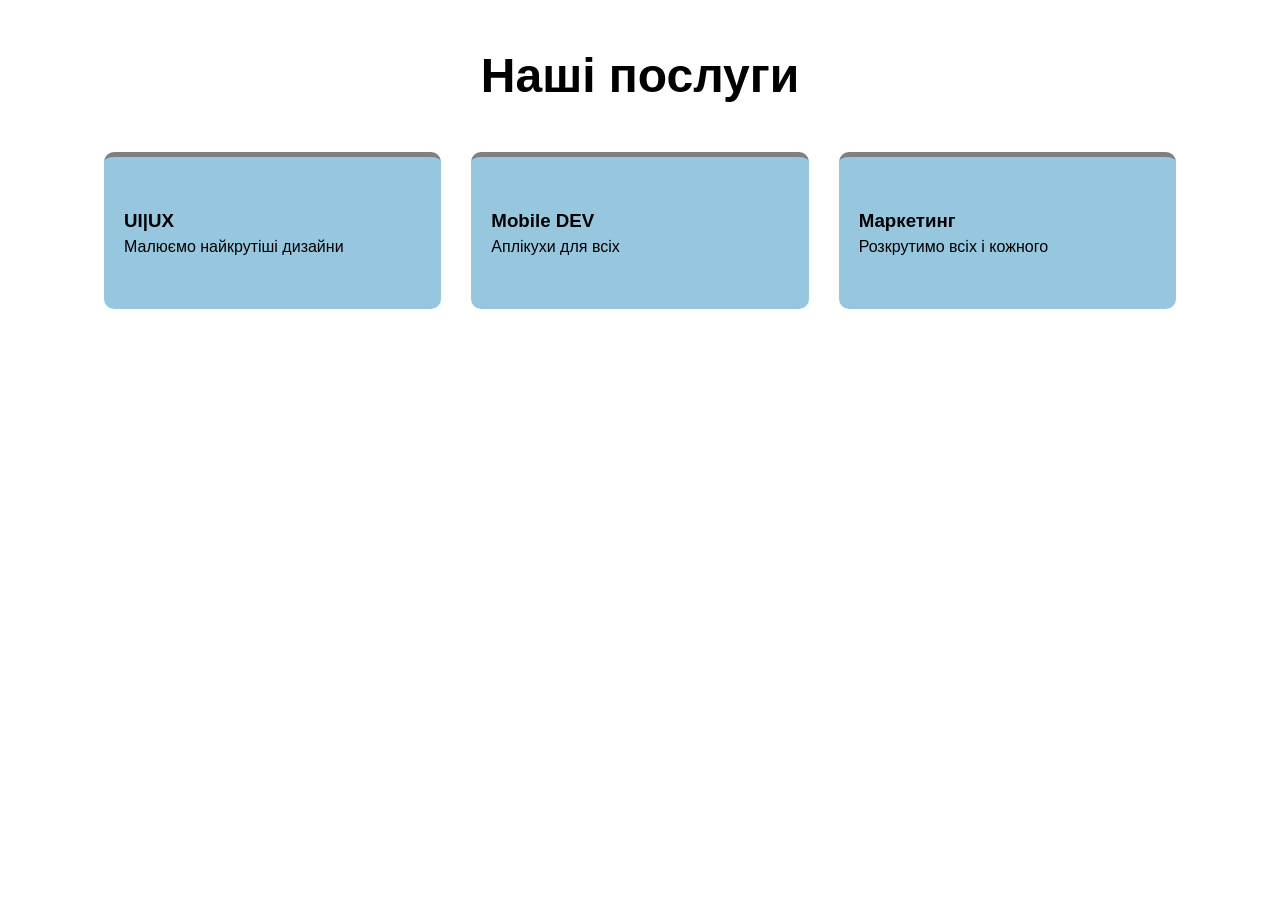
<file: lesson_10/index.html>
<!DOCTYPE html>
<html lang="en">
<head>
    <meta charset="UTF-8">
    <title>Title</title>
    <link rel="stylesheet" href="style/style.css" type = "text/css">
    <meta name="viewport" content="width=device-width, initial-scale=1.0">
</head>
<body>
<!--1 rem = 16px для тексту -->
<!--%-->
<!--vw vh - 1vw = 1% екрану-->

<section class = "service">
    <div class = "container">
        <h1>Наші послуги</h1>
        <div class = "grid">
            <div class = "card">
                <h3>UI|UX</h3>
                <p>Малюємо найкрутіші дизайни</p>
            </div>
            <div class = "card">
                <h3>Mobile DEV</h3>
                <p>Аплікухи для всіх</p>
            </div>
            <div class = "card">
                <h3>Маркетинг</h3>
                <p>Розкрутимо всіх і кожного</p>
            </div>
        </div>
    </div>
</section>
</body>
</html>
</file>
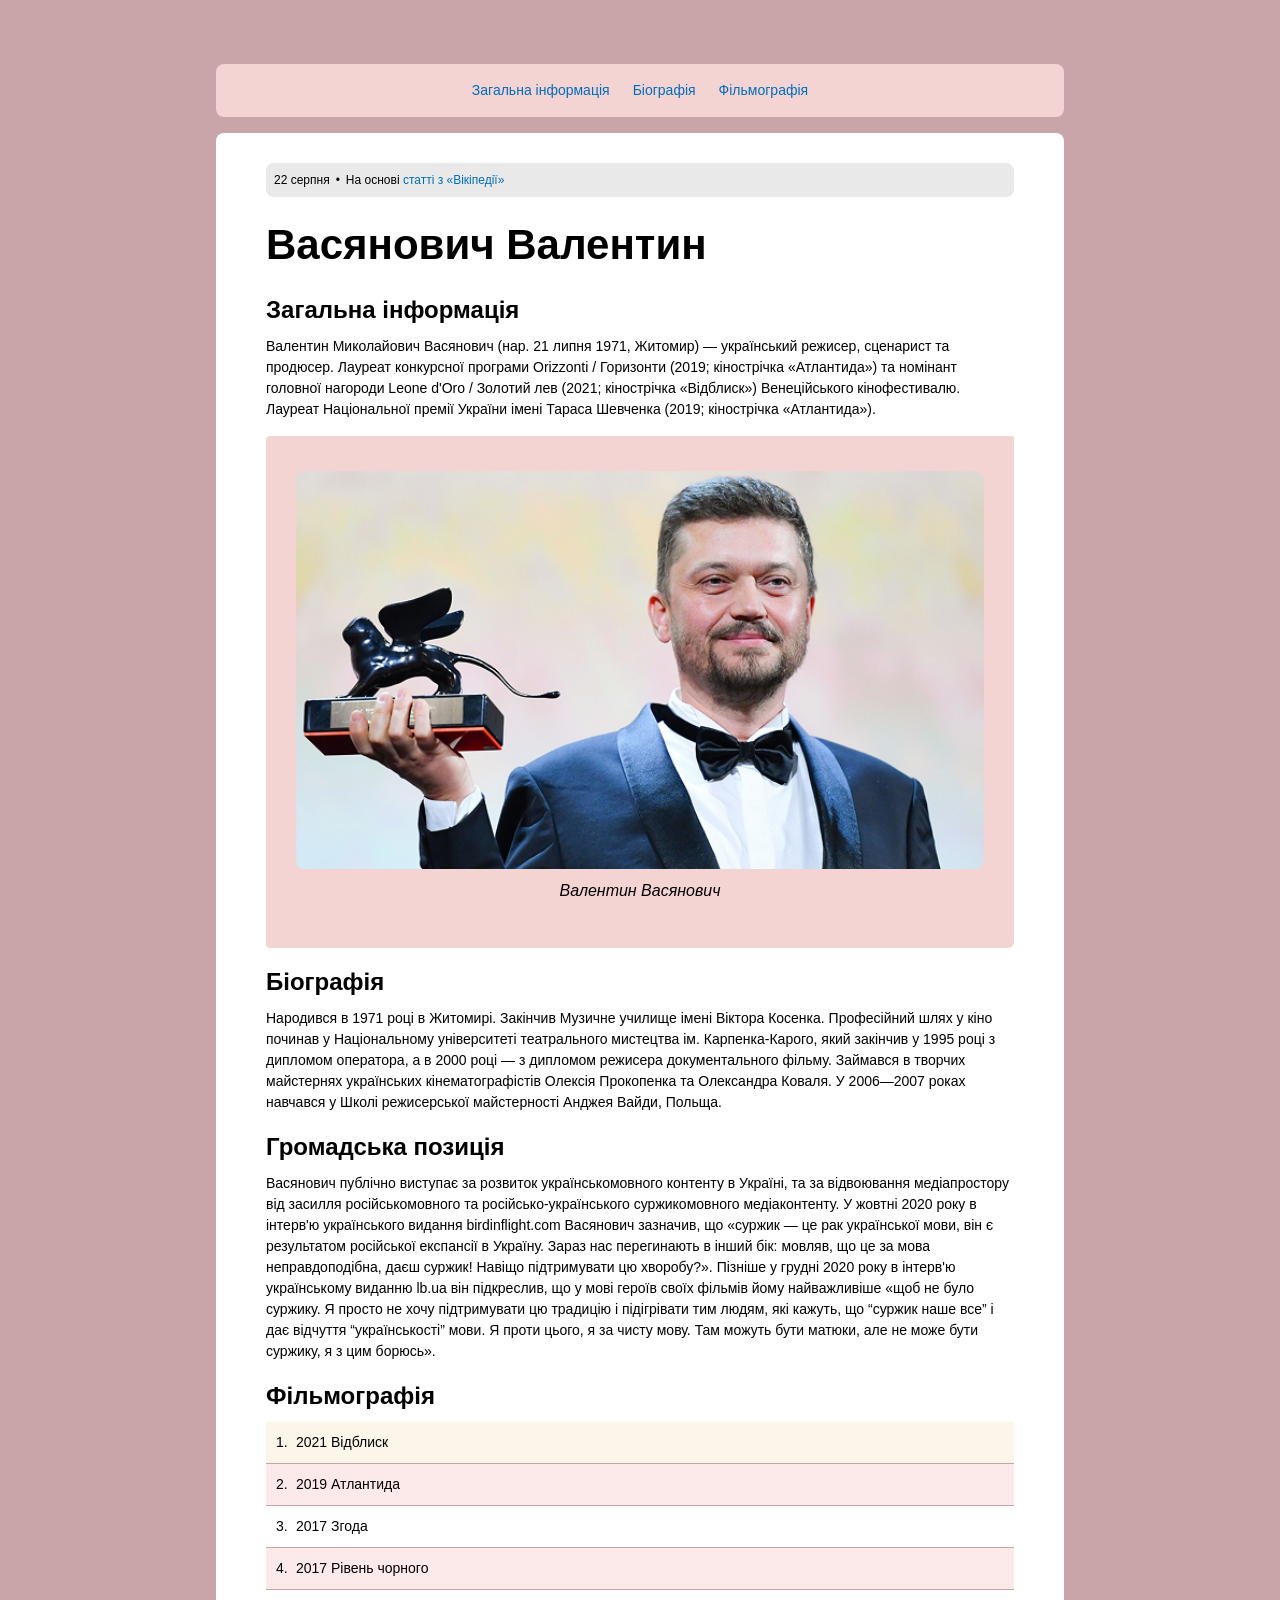
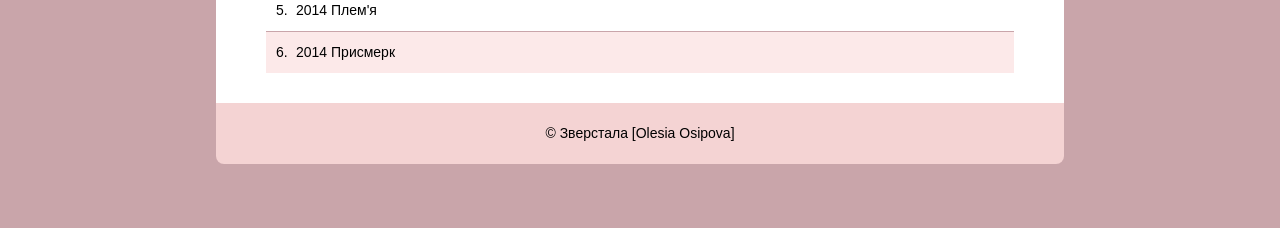
<file: lesson_11_practise/index.html>
<!DOCTYPE html>
<html lang="en">
<head>
    <meta charset="UTF-8">
    <title>Васянович Валентин</title>
    <link rel="stylesheet" href="style/style.css" type="text/css">
    <meta name="viewport" content="width=device-width, initial-scale=1.0">
</head>
<body>
<div class = "wrapper">
    <header>
        <nav>
            <span class = "menu">Меню</span>
            <ul class = "nav">
                <li><a href = "#">Загальна інформація</a></li>
                <li><a href = "#">Біографія</a></li>
                <li><a href = "#">Фільмографія</a></li>
            </ul>
        </nav>
    </header>

    <main>
        <article class = "date">
            <span>22 серпня</span>&bull;<span>На основі <a href="#">статті з «Вікіпедії»</a></span>
        </article>
        <article class = "main">
            <h1>Васянович Валентин</h1>
            <section class = "info">
                <h2>Загальна інформація</h2>
                <p>Валентин Миколайович Васянович (нар. 21 липня 1971, Житомир) — український режисер, сценарист та продюсер. Лауреат конкурсної програми Orizzonti / Горизонти (2019; кінострічка «Атлантида») та номінант головної нагороди Leone d'Oro / Золотий лев (2021; кінострічка «Відблиск») Венеційського кінофестивалю. Лауреат Національної премії України імені Тараса Шевченка (2019; кінострічка «Атлантида»).</p>
            </section>
            <figure>
                <img src="images/image 1.png" alt="Васянович Валентин">
                <figcaption>Валентин Васянович</figcaption>
            </figure>
            <section class = "info">
                <h2>Біографія</h2>
                <p>Народився в 1971 році в Житомирі. Закінчив Музичне училище імені Віктора Косенка. Професійний шлях у кіно починав у Національному університеті театрального мистецтва ім. Карпенка-Карого, який закінчив у 1995 році з дипломом оператора, а в 2000 році — з дипломом режисера документального фільму. Займався в творчих майстернях українських кінематографістів Олексія Прокопенка та Олександра Коваля. У 2006—2007 роках навчався у Школі режисерської майстерності Анджея Вайди, Польща.</p>
            </section>
            <section class = "info">
                <h2>Громадська позиція</h2>
                <p>Васянович публічно виступає за розвиток українськомовного контенту в Україні, та за відвоювання медіапростору від засилля російськомовного та російсько-українського суржикомовного медіаконтенту. У жовтні 2020 року в інтерв'ю українського видання birdinflight.com Васянович зазначив, що «суржик — це рак української мови, він є результатом російської експансії в Україну. Зараз нас перегинають в інший бік: мовляв, що це за мова неправдоподібна, даєш суржик! Навіщо підтримувати цю хворобу?». Пізніше у грудні 2020 року в інтерв'ю українському виданню lb.ua він підкреслив, що у мові героїв своїх фільмів йому найважливіше «щоб не було суржику. Я просто не хочу підтримувати цю традицію і підігрівати тим людям, які кажуть, що “суржик наше все” і дає відчуття “українськості” мови. Я проти цього, я за чисту мову. Там можуть бути матюки, але не може бути суржику, я з цим борюсь».</p>
            </section>
            <section class = "movie">
                <h2>Фільмографія</h2>
                <ol>
                    <li>2021 Відблиск</li>
                    <li>2019 Атлантида</li>
                    <li>2017 Згода</li>
                    <li>2017 Рівень чорного</li>
                    <li>2014 Плем'я</li>
                    <li>2014 Присмерк</li>
                </ol>
            </section>
        </article>
    </main>
    <footer>
        <span>&copy; Зверстала [Olesia Osipova]</span>
    </footer>
</div>

</body>
</html>
</file>
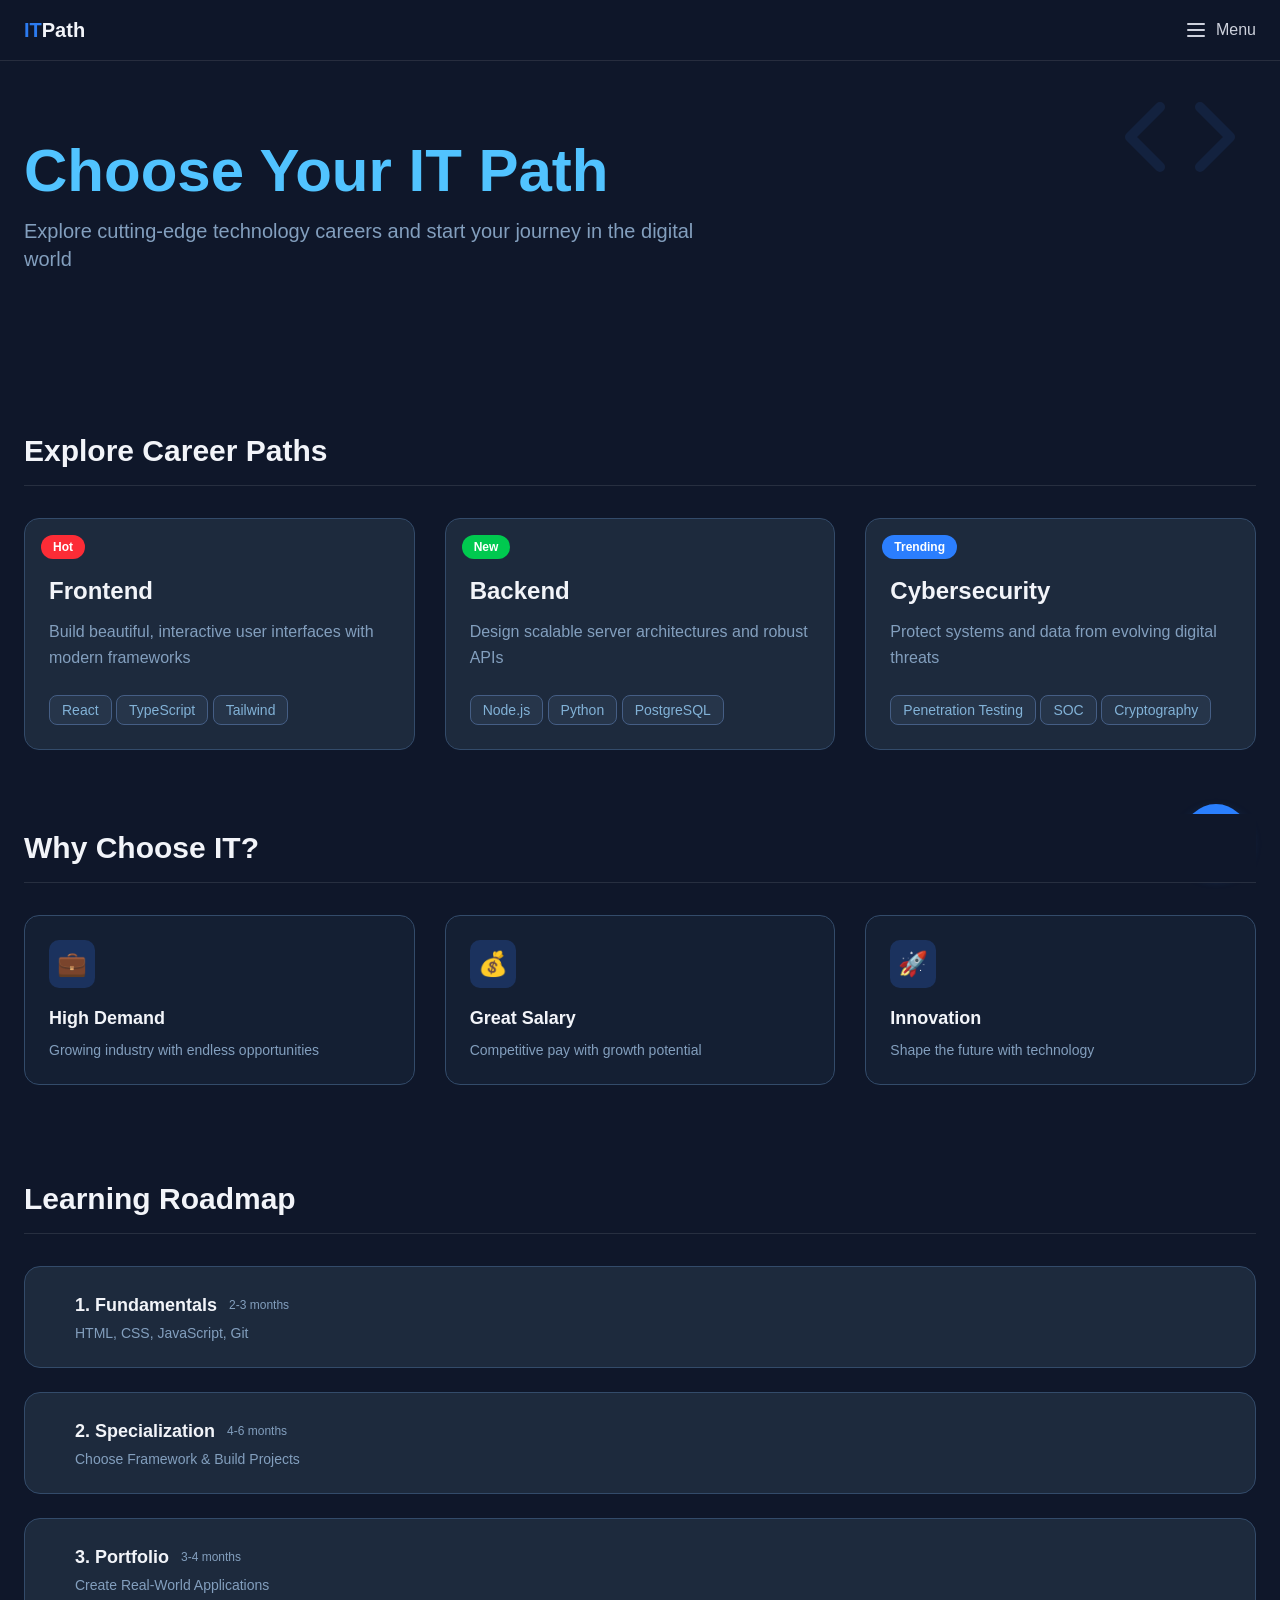
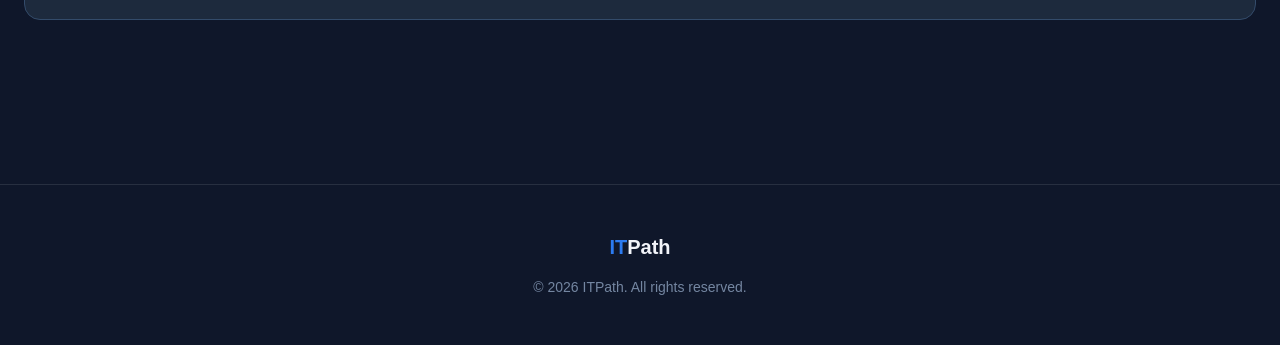
<file: lesson_13/index.html>
<!DOCTYPE html>
<html lang="en">
<head>
    <meta charset="UTF-8">
    <title>Title</title>
    <link rel="stylesheet" href="style/style.css" type="text/css">
    <meta name="viewport" content="width=device-width, initial-scale=1.0">
</head>
<body>
<header class = "header">
    <div class="header-container">
        <div class = "logo"><span>IT</span>Path</div>
        <a class = "header-btn"><span><svg xmlns="http://www.w3.org/2000/svg" width="24" height="24" viewBox="0 0 24 24" fill="none" stroke="currentColor" stroke-width="2" stroke-linecap="round" stroke-linejoin="round" class="lucide lucide-menu"><line x1="4" x2="20" y1="12" y2="12"></line><line x1="4" x2="20" y1="6" y2="6"></line><line x1="4" x2="20" y1="18" y2="18"></line></svg></span>Menu</a>
    </div>
</header>

<div class = "wrapper">
    <main>
        <div class = "top-main">
            <div class = "name">
                <h1>Choose Your IT Path</h1>
                <p>Explore cutting-edge technology careers and start your journey in the digital world</p>
            </div>
            <span class = "imagi">
                <svg xmlns="http://www.w3.org/2000/svg" width="120" height="120" viewBox="0 0 24 24" fill="none" stroke="currentColor" stroke-width="2" stroke-linecap="round" stroke-linejoin="round" class="lucide lucide-code text-blue-500"><polyline points="16 18 22 12 16 6"></polyline><polyline points="8 6 2 12 8 18"></polyline></svg>
            </span>
        </div>
        <div class = "middle">
            <section class = "sect">
                <div class = "explore">
                    <h2>Explore Career Paths</h2>
                </div>
                <div class = "cards">
                    <article class = "card">
                        <span class = "status hot">Hot</span>
                        <div class = content>
                            <h3>Frontend</h3>
                            <p>Build beautiful, interactive user interfaces with modern frameworks</p>
                            <div class = "tags">
                                <span>React</span>
                                <span>TypeScript</span>
                                <span>Tailwind</span>
                            </div>
                        </div>
                    </article>
                    <article class = "card">
                        <span class = "status new">New</span>
                        <div class = content>
                            <h3>Backend</h3>
                            <p>Design scalable server architectures and robust APIs</p>
                            <div class = "tags">
                                <span>Node.js</span>
                                <span>Python</span>
                                <span>PostgreSQL</span>
                            </div>
                        </div>
                    </article>
                    <article class = "card">
                        <span class = "status trending">Trending</span>
                        <div class = content>
                            <h3>Cybersecurity</h3>
                            <p>Protect systems and data from evolving digital threats</p>
                            <div class = "tags">
                                <span>Penetration Testing</span>
                                <span>SOC</span>
                                <span>Cryptography</span>
                            </div>
                        </div>

                    </article>
                </div>
            </section>
            <section class = "sect two">
                <div class = "explore">
                    <h2>Why Choose IT?</h2>
                </div>
                <div class = "cards">
                    <article class = "card small">
                        <span>💼</span>
                        <h3>High Demand</h3>
                        <p>Growing industry with endless opportunities</p>
                    </article>
                    <article class = "card small">
                        <span>💰</span>
                        <h3>Great Salary</h3>
                        <p>Competitive pay with growth potential</p>
                    </article>
                    <article class = "card small">
                        <span>🚀</span>
                        <h3>Innovation</h3>
                        <p>Shape the future with technology</p>
                    </article>
                </div>
            </section>
            <section class = "sect three">
                <div class = "explore">
                    <h2>Learning Roadmap</h2>
                </div>
                <div class = "blocks">
                    <article class = "block">
                        <div class = "top-block">
                            <h3>1. Fundamentals</h3>
                            <p>2-3 months</p>
                        </div>
                        <div class = "bottom-block">
                            <p>HTML, CSS, JavaScript, Git</p>
                        </div>
                    </article>
                    <article class = "block">
                        <div class = "top-block">
                            <h3>2. Specialization</h3>
                            <p>4-6 months</p>
                        </div>
                        <div class = "bottom-block">
                            <p>Choose Framework & Build Projects</p>
                        </div>
                    </article>
                    <article class = "block">
                        <div class = "top-block">
                            <h3>3. Portfolio</h3>
                            <p>3-4 months</p>
                        </div>
                        <div class = "bottom-block">
                            <p>Create Real-World Applications</p>
                        </div>
                    </article>
                </div>
            </section>
        </div>
    </main>
    <div class = "message"><svg xmlns="http://www.w3.org/2000/svg" width="28" height="28" viewBox="0 0 24 24" fill="none" stroke="currentColor" stroke-width="2" stroke-linecap="round" stroke-linejoin="round" class="lucide lucide-message-circle text-white"><path d="M7.9 20A9 9 0 1 0 4 16.1L2 22Z"></path></svg></div>
</div>
<footer>
    <div class = "logo"><span>IT</span>Path</div>
    <p>&copy; 2026 ITPath. All rights reserved.</p>
</footer>


</body>
</html>
</file>
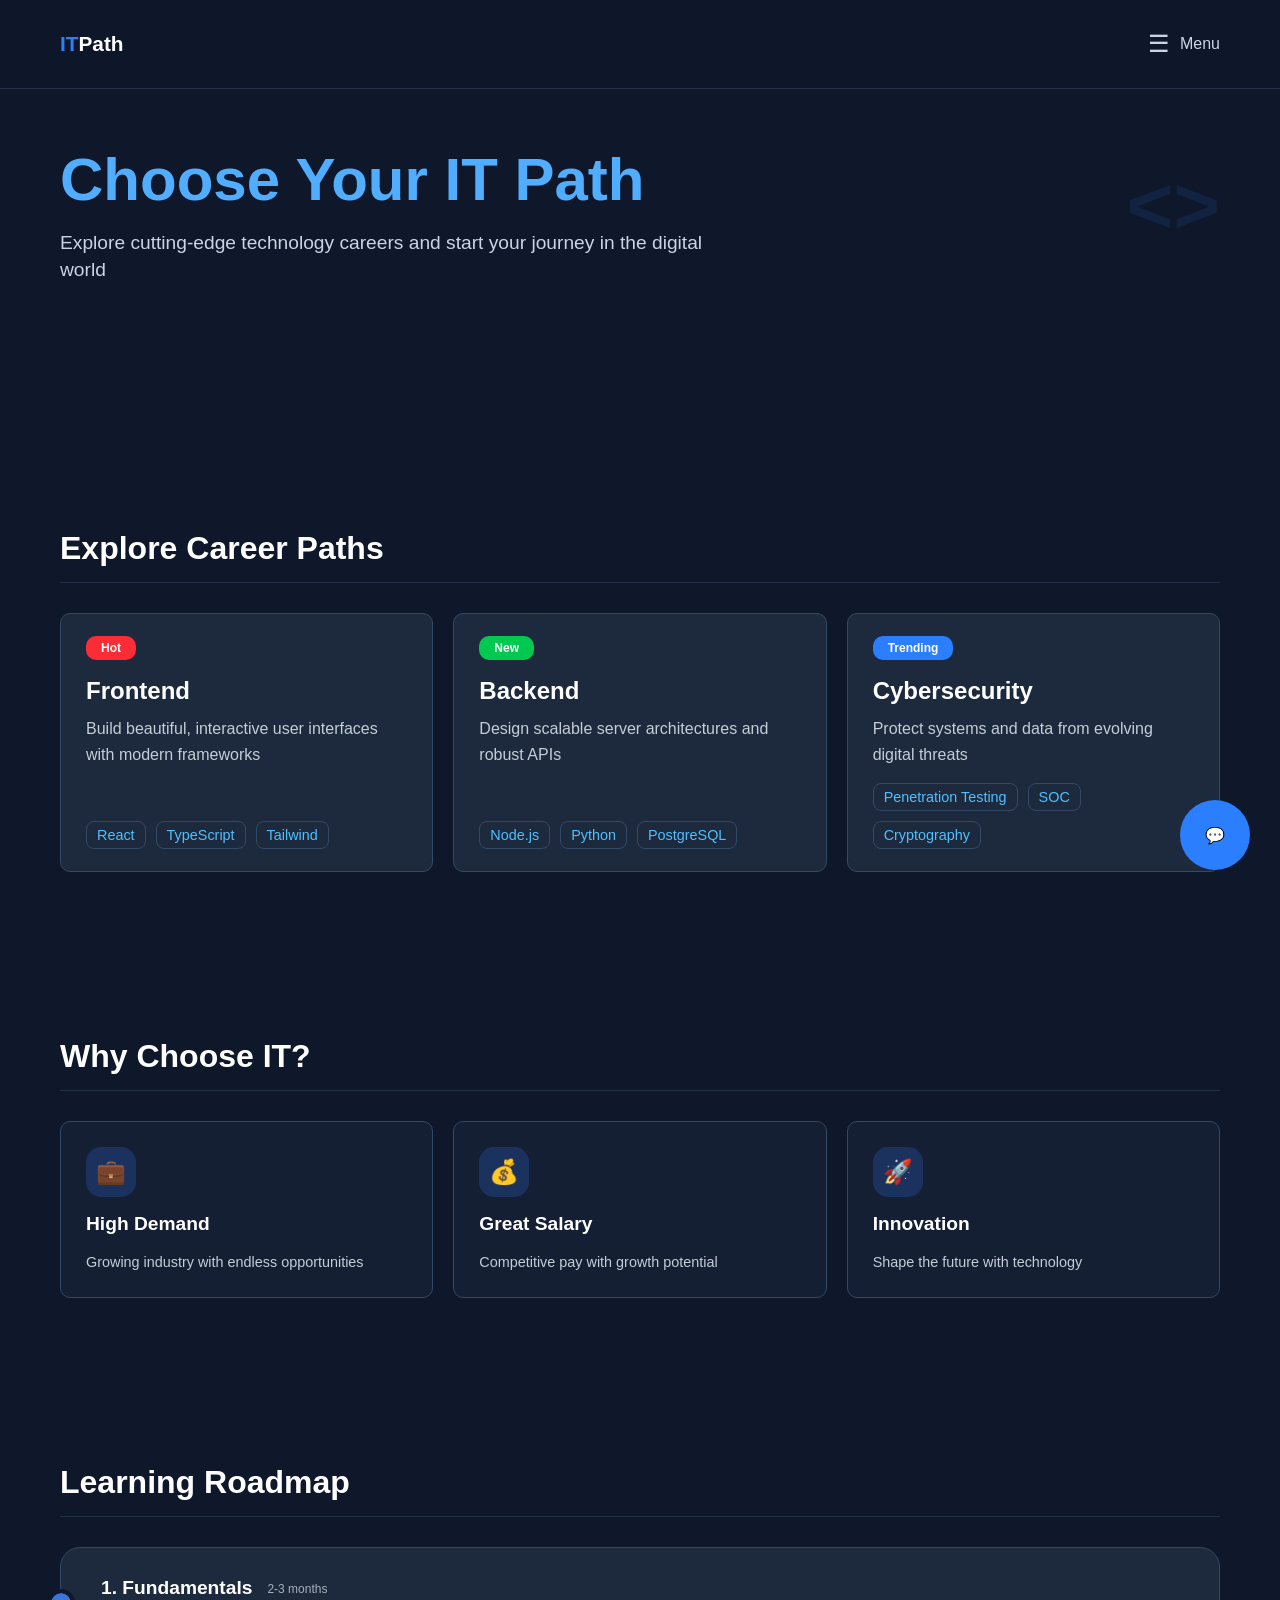
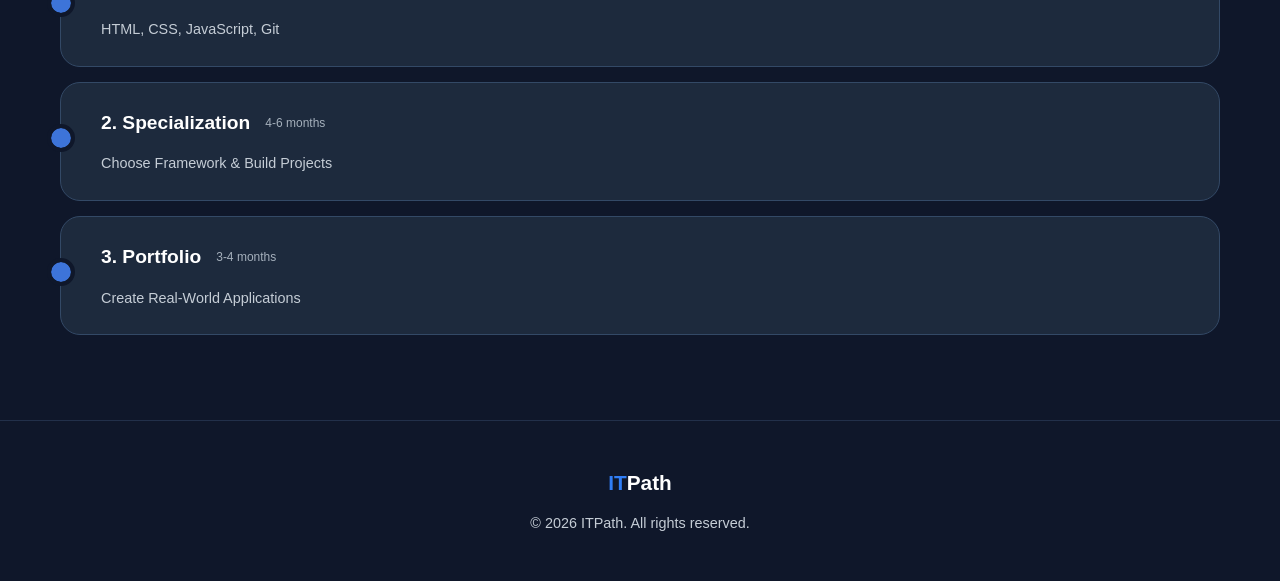
<file: lesson_14/index.html>
<!DOCTYPE html>
<html lang="en">
<head>
    <meta charset="UTF-8">
    <title>ITPath</title>
    <link rel="stylesheet" href="style/style.css" type="text/css">
    <meta name="viewport" content="width=device-width, initial-scale=1.0">
</head>
<body>
<header>
    <div class="wrapper header-content">
        <div class="logo"><span>IT</span>Path</div>
        <nav class="menu">
            <span class="menu-icon">☰</span>
            <span>Menu</span>
        </nav>
    </div>
</header>

<main>
    <section class="hero-section">
        <div class="wrapper hero-content">
            <article class="hero-text">
                <h1>Choose Your IT Path</h1>
                <p>Explore cutting-edge technology careers and start your journey in the digital world</p>
            </article>
            <div class="code-icon">
                &lt;&gt;
            </div>
        </div>
    </section>

    <section class="career-section">
        <div class="wrapper">
            <h2 class="section-title">Explore Career Paths</h2>
            <div class="card-list">
                <article class="career-card">
                    <span class="badge badge-red">Hot</span>
                    <h3>Frontend</h3>
                    <p>Build beautiful, interactive user interfaces with modern frameworks</p>
                    <div class="tags">
                        <span>React</span>
                        <span>TypeScript</span>
                        <span>Tailwind</span>
                    </div>
                </article>
                <article class="career-card">
                    <span class="badge badge-green">New</span>
                    <h3>Backend</h3>
                    <p>Design scalable server architectures and robust APIs</p>
                    <div class="tags">
                        <span>Node.js</span>
                        <span>Python</span>
                        <span>PostgreSQL</span>
                    </div>
                </article>
                <article class="career-card">
                    <span class="badge badge-blue">Trending</span>
                    <h3>Cybersecurity</h3>
                    <p>Protect systems and data from evolving digital threats</p>
                    <div class="tags">
                        <span>Penetration Testing</span>
                        <span>SOC</span>
                        <span>Cryptography</span>
                    </div>
                </article>
            </div>
        </div>
    </section>

    <section class="benefits-section">
        <div class="wrapper">
            <h2 class="section-title">Why Choose IT?</h2>
            <div class="benefits-cards">
                <article class="benefit-card">
                    <div class="benefit-icon">💼</div>
                    <h3>High Demand</h3>
                    <p>Growing industry with endless opportunities</p>
                </article>
                <article class="benefit-card">
                    <div class="benefit-icon">💰</div>
                    <h3>Great Salary</h3>
                    <p>Competitive pay with growth potential</p>
                </article>
                <article class="benefit-card">
                    <div class="benefit-icon">🚀</div>
                    <h3>Innovation</h3>
                    <p>Shape the future with technology</p>
                </article>
            </div>
        </div>
    </section>

    <section class="roadmap-section">
        <div class="wrapper"> <!-- Додано лапки навколо wrapper -->
            <h2 class="section-title">Learning Roadmap</h2>
            <div class="roadmap-list">
                <article class="roadmap-card">
                    <span class="roadmap-circle"></span>
                    <div class="roadmap-content">
                        <div class="roadmap-head">
                            <h3>1. Fundamentals</h3>
                            <span>2-3 months</span>
                        </div>
                        <p>HTML, CSS, JavaScript, Git</p>
                    </div>
                </article>
                <article class="roadmap-card">
                    <span class="roadmap-circle"></span>
                    <div class="roadmap-content">
                        <div class="roadmap-head">
                            <h3>2. Specialization</h3>
                            <span>4-6 months</span>
                        </div>
                        <p>Choose Framework & Build Projects</p>
                    </div>
                </article>
                <article class="roadmap-card">
                    <span class="roadmap-circle"></span>
                    <div class="roadmap-content">
                        <div class="roadmap-head">
                            <h3>3. Portfolio</h3>
                            <span>3-4 months</span>
                        </div>
                        <p>Create Real-World Applications</p>
                    </div>
                </article>
            </div>
        </div>
    </section>
</main>

<footer>
    <div class="logo"><span>IT</span>Path</div>
    <p>&copy; 2026 ITPath. All rights reserved.</p>
</footer>
<a href="#" class="chat-button">💬</a>
</body>
</html>
</file>
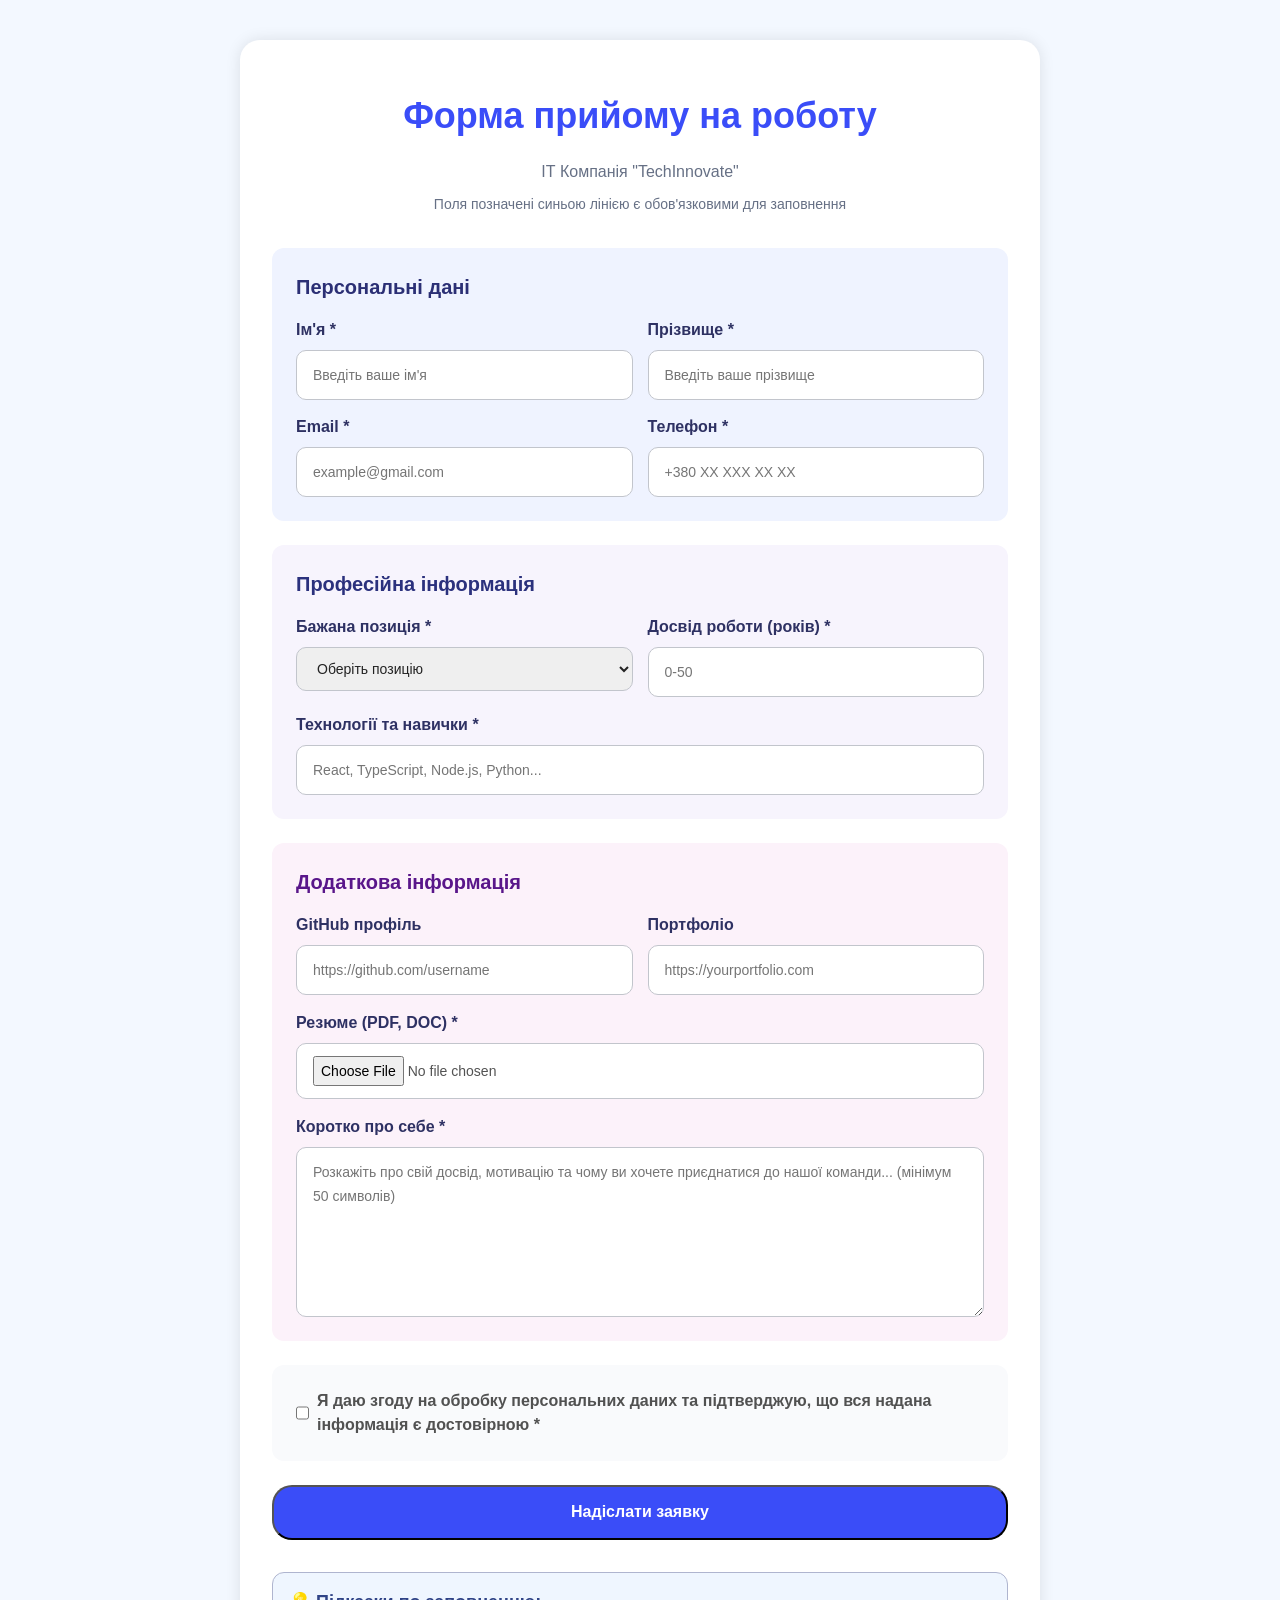
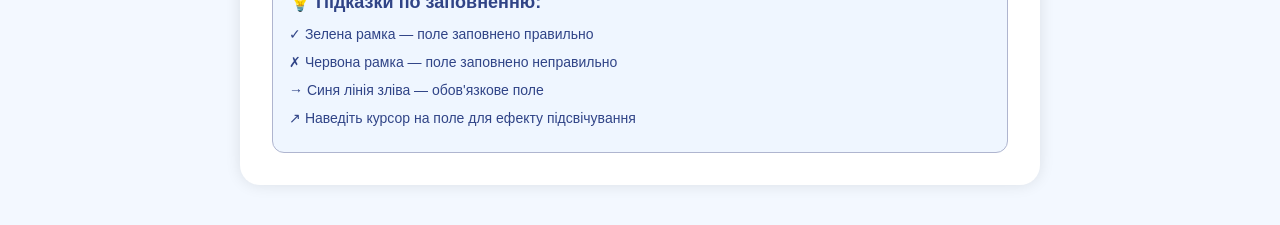
<file: lesson_15_form/index.html>
<!DOCTYPE html>
<html lang="en">
<head>
    <link rel="stylesheet" href="style/style.css" type="text/css">
    <link rel="stylesheet" href="style/normalize.css" type="text/css">
    <meta charset="UTF-8">
    <title>Title</title>
</head>
<body>
<div class = "wrapper">
    <header>
        <h1>Форма прийому на роботу</h1>
        <p class = "first-title">ІТ Компанія "TechInnovate"</p>
        <p class = "second-title">Поля позначені синьою лінією є обов'язковими для заповнення</p>
    </header>
    <main>
        <form class = "personal-data">
            <h2>Персональні дані</h2>
            <div class = "forms-personal">
                <label>
                    Ім'я *<br>
                    <input type = "text" name = "name" placeholder="Введіть ваше ім'я" required>
                </label>
                <label>
                    Прізвище *<br>
                    <input type = "text" name = "surname" placeholder="Введіть ваше прізвище" required>
                </label>
                <label>
                    Email *<br>
                    <input type = "email" name = "email" placeholder="example@gmail.com" required>
                </label>
                <label>
                    Телефон *<br>
                    <input type = "tel" name = "telephone" placeholder="+380 XX XXX XX XX" required>
                </label>
            </div>
        </form>
        <form class = "professional-info">
            <h2>Професійна інформація</h2>
            <div class = "forms-professional">
                <label>
                    Бажана позиція *<br>
                    <select name = "position" required>
                        <option value="chose">Оберіть позицію</option>
                        <option value="front">Frontend Developer</option>
                        <option value="back">Backend Developer</option>
                        <option value="full">Full Stack Developer</option>
                        <option value="devops">DevOps Engineer Developer</option>
                        <option value="qa">QA Engineer</option>
                        <option value="ui-ux">UI/UX Designer</option>
                        <option value="mobile">Mobile Developer</option>
                        <option value="data">Data Scientist</option>
                    </select>
                </label>
                <label>
                    Досвід роботи (років) *<br>
                    <input type = "number" name = "age" placeholder="0-50"  min="0" max="50" required>
                </label>
            </div>
            <label class = "technology-label">
                Технології та навички *<br>
                <input type = "text" name = "technology" placeholder="React, TypeScript, Node.js, Python..." required>
            </label>
        </form>
        <form class = "additional-info">
            <h2>Додаткова інформація</h2>
            <div class = "forms-additional">
                <label>
                    GitHub профіль<br>
                    <input type = "url" name = "github" placeholder="https://github.com/username">
                </label>
                <label>
                    Портфоліо<br>
                    <input type = "url" name = "portfolio" placeholder="https://yourportfolio.com">
                </label>
            </div>
            <label class = "resume-label">
                Резюме (PDF, DOC) *<br>
                <input type = "file" name = "file" placeholder="Вибрати файл Файл не вибрано" required>
            </label>
            <label class = "about-me">
                Коротко про себе *<br>
                <textarea rows = "6" cols = "40"name="portfolio-big" placeholder="Розкажіть про свій досвід, мотивацію та чому ви хочете приєднатися до нашої команди... (мінімум 50 символів)"></textarea>
            </label>
        </form>
        <form class = "agree">
            <label>
                <input type = "checkbox" name = "agree" value = "agree-text">Я даю згоду на обробку персональних даних та підтверджую, що вся надана інформація є достовірною *
            </label>
        </form>
        <button type = "submit">Надіслати заявку</button>
    </main>
    <footer>
        <h2>💡 Підказки по заповненню:</h2>
        <ol>
            <li>✓ Зелена рамка — поле заповнено правильно</li>
            <li>✗ Червона рамка — поле заповнено неправильно</li>
            <li>→ Синя лінія зліва — обов'язкове поле</li>
            <li>↗ Наведіть курсор на поле для ефекту підсвічування</li>
        </ol>
    </footer>
</div>
</body>
</html>
</file>
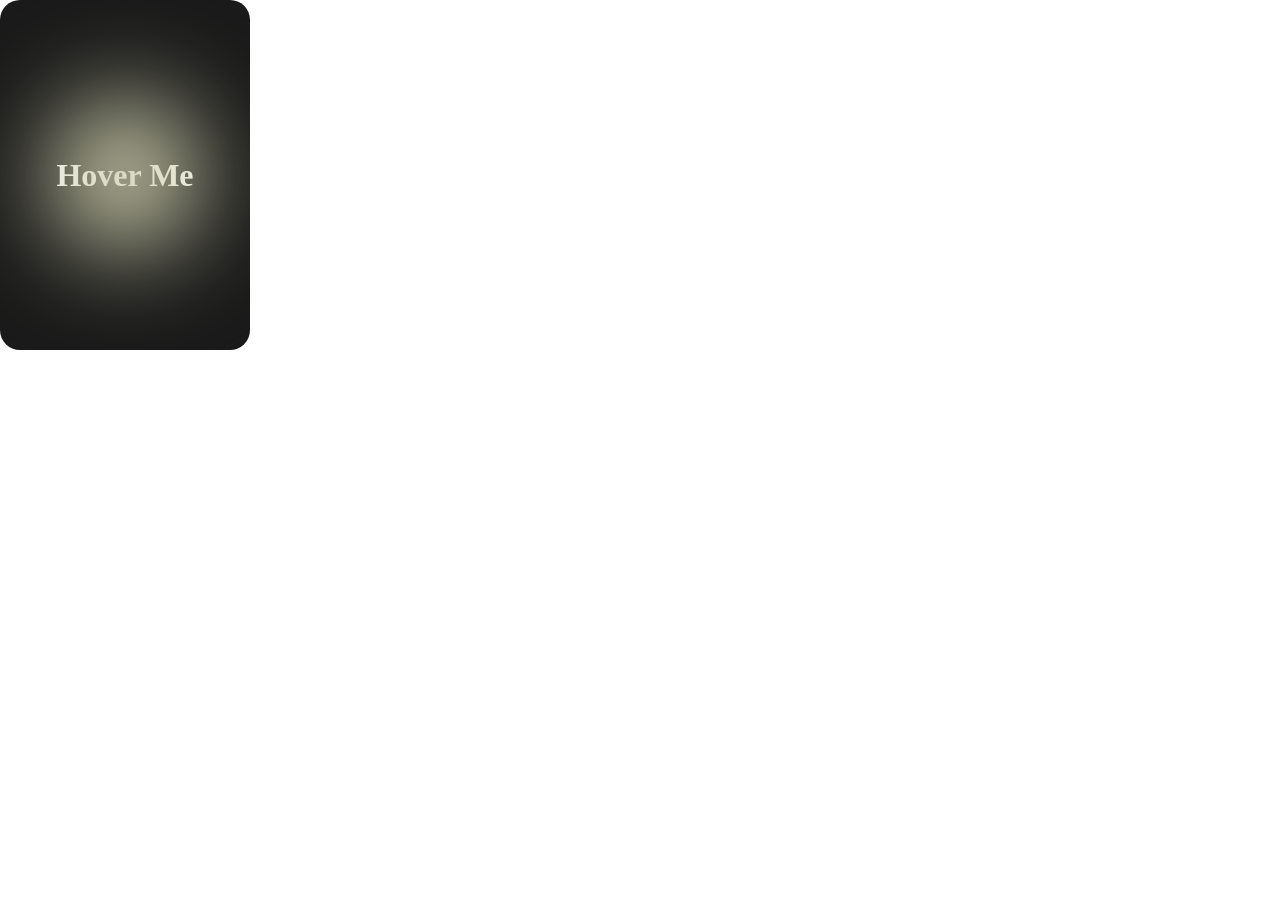
<file: lesson_16_animation/index.html>
<!DOCTYPE html>
<html lang="en">
<head>
    <meta charset="UTF-8">
    <title>Animation</title>
    <link rel="stylesheet" href="style/style.css" type="text/css">
</head>
<body>
<!--<div class = "card"></div>-->
<!--<div class = "light"></div>-->



<div class = "card">
    <div class = "light"></div>
    <h1>Hover Me</h1>
</div>

</body>
</html>
</file>
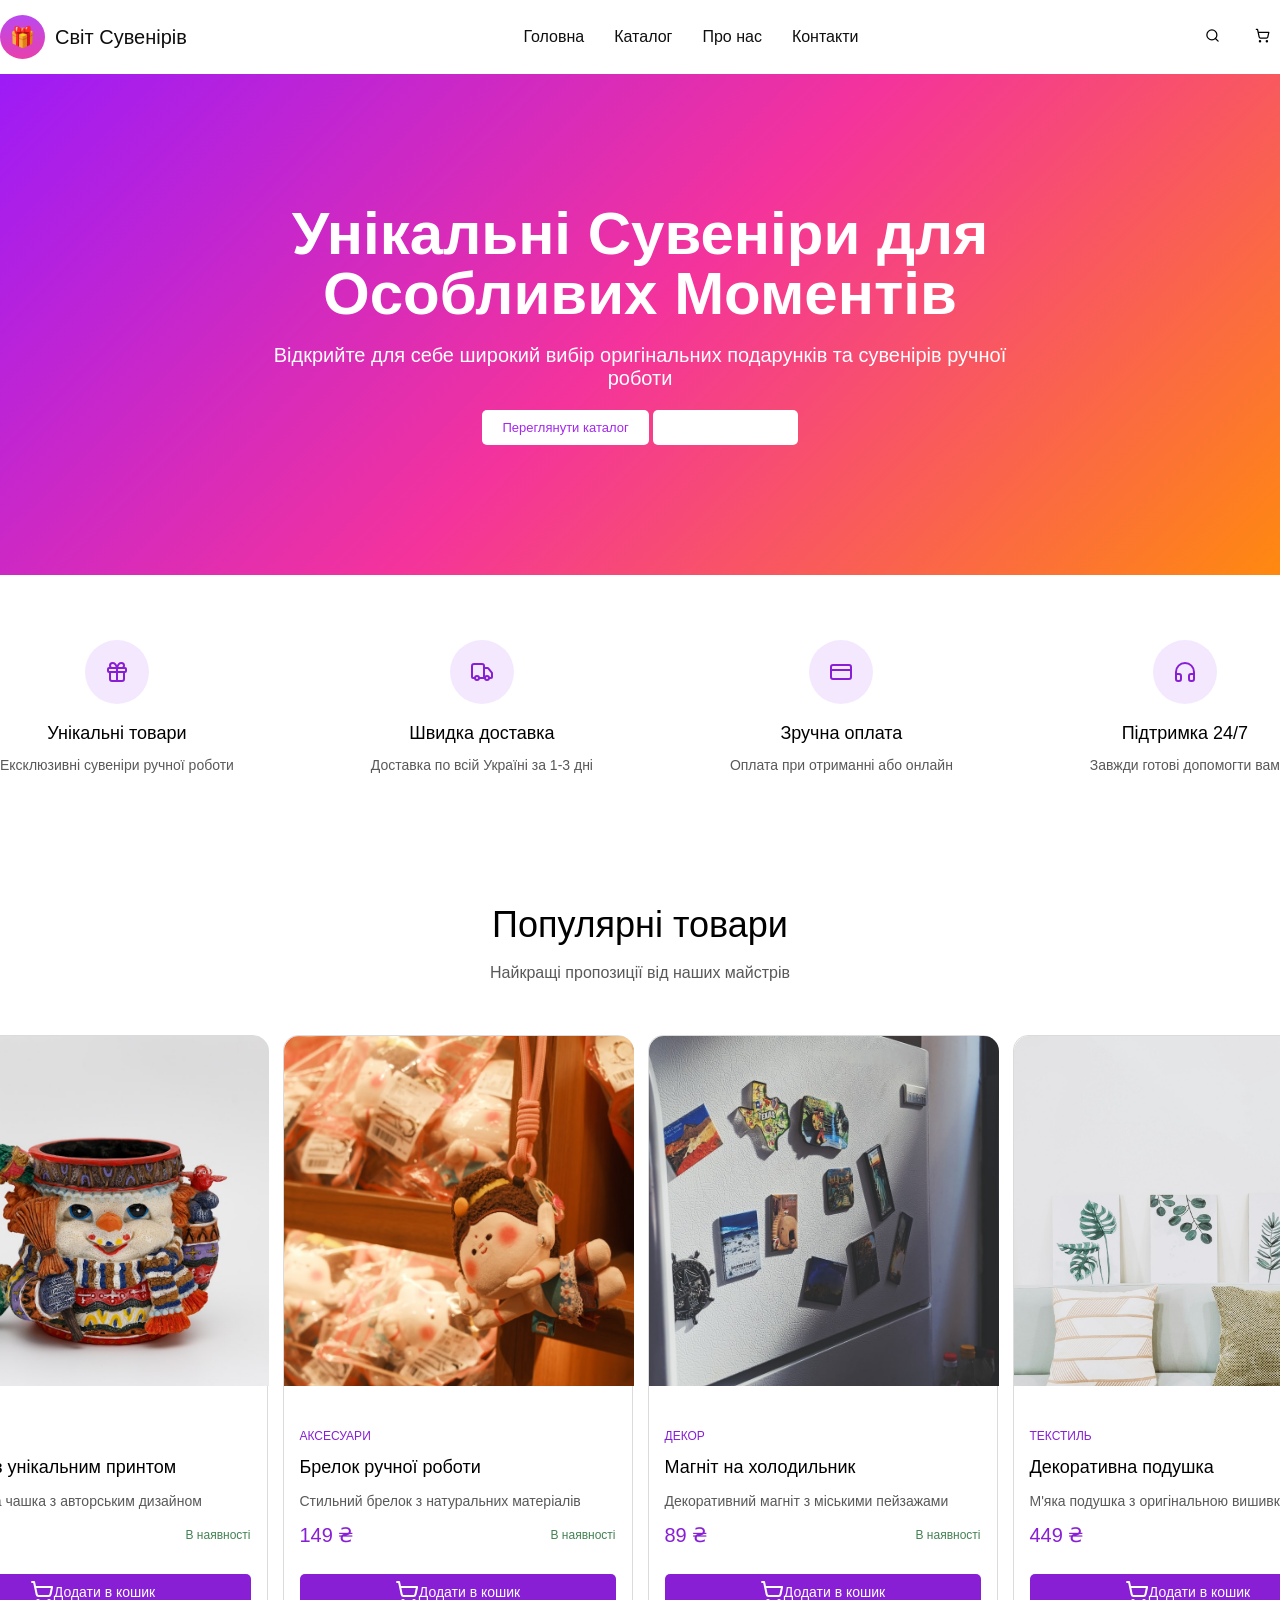
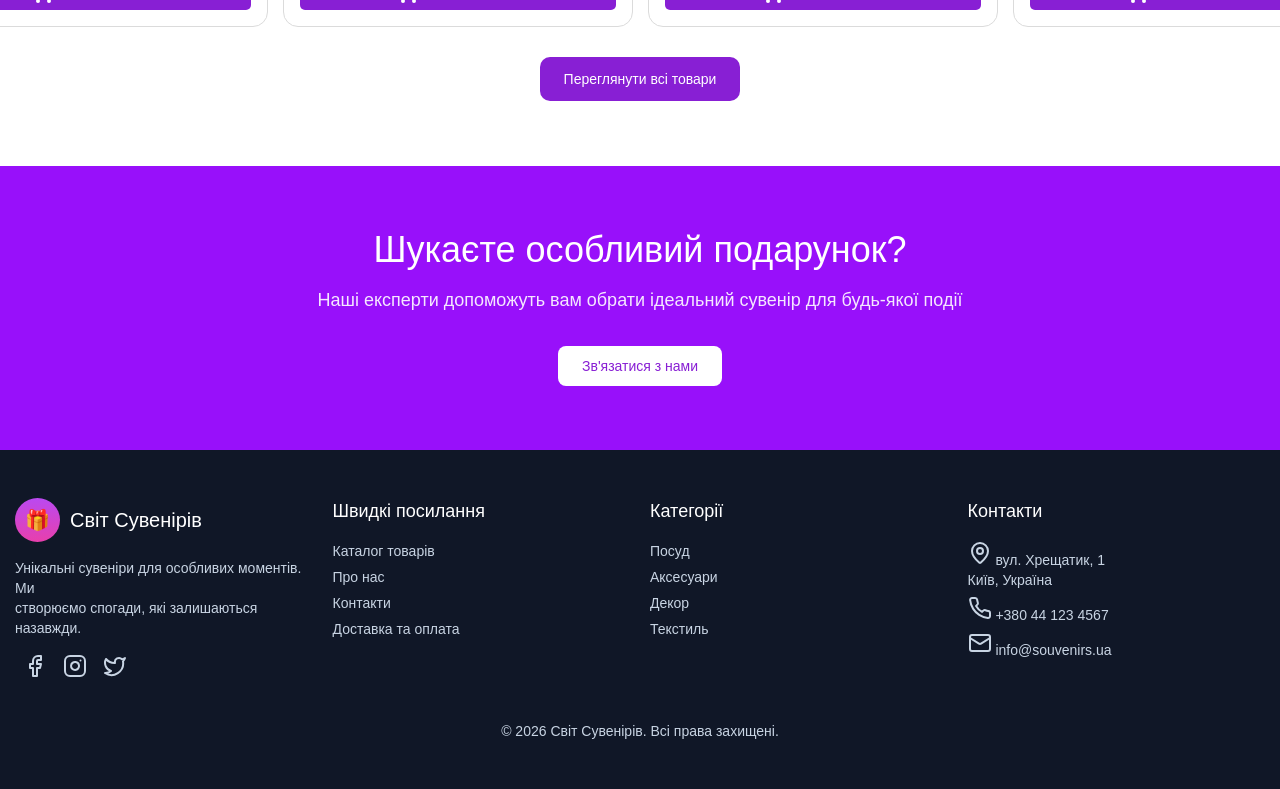
<file: lesson_8/index.html>
<!DOCTYPE html>
<html lang="en">
<head>
    <link href = "style/style.css" rel = "stylesheet" type = "text/css">
    <meta charset="UTF-8">
    <title>Title</title>
</head>
<body>
<header class = "header">
    <div class = "header-top wrapper">
        <div class = "logo">
            <a href = "#">
                <span class = "logo-icon">🎁</span>
                <span class = "logo-title">Світ Сувенірів</span>
            </a>
        </div>
        <nav>
            <ul>
                <li><a href = "#">Головна</a></li>
                <li><a href = "#">Каталог</a></li>
                <li><a href = "#">Про нас</a></li>
                <li><a href = "#">Контакти</a></li>
            </ul>
        </nav>
        <div class = "header-top-btn">
            <button><svg xmlns="http://www.w3.org/2000/svg" width="15" height="15" viewBox="0 0 24 24" fill="none" stroke="currentColor" stroke-width="2" stroke-linecap="round" stroke-linejoin="round" class="lucide lucide-search h-5 w-5"><circle cx="11" cy="11" r="8"></circle><path d="m21 21-4.3-4.3"></path></svg></button>
            <button><svg xmlns="http://www.w3.org/2000/svg" width="15" height="15" viewBox="0 0 24 24" fill="none" stroke="currentColor" stroke-width="2" stroke-linecap="round" stroke-linejoin="round" class="lucide lucide-shopping-cart h-5 w-5"><circle cx="8" cy="21" r="1"></circle><circle cx="19" cy="21" r="1"></circle><path d="M2.05 2.05h2l2.66 12.42a2 2 0 0 0 2 1.58h9.78a2 2 0 0 0 1.95-1.57l1.65-7.43H5.12"></path></svg></button>
        </div>
    </div>
    <div class = "header-bottom">
        <h1>Унікальні Сувеніри для Особливих Моментів</h1>
        <p>Відкрийте для себе широкий вибір оригінальних подарунків та сувенірів ручної роботи</p>
        <div class = "header-bottom-btn">
            <button>Переглянути каталог</button>
            <button id = "btn-hover">Дізнатися більше</button>
        </div>
    </div>
</header>

<main>
    <section class = "advantages wrapper">
        <article>
            <span><svg xmlns="http://www.w3.org/2000/svg" width="24" height="24" viewBox="0 0 24 24" fill="none" stroke="currentColor" stroke-width="2" stroke-linecap="round" stroke-linejoin="round" class="lucide lucide-gift h-8 w-8 text-purple-600"><rect x="3" y="8" width="18" height="4" rx="1"></rect><path d="M12 8v13"></path><path d="M19 12v7a2 2 0 0 1-2 2H7a2 2 0 0 1-2-2v-7"></path><path d="M7.5 8a2.5 2.5 0 0 1 0-5A4.8 8 0 0 1 12 8a4.8 8 0 0 1 4.5-5 2.5 2.5 0 0 1 0 5"></path></svg></span>
            <h3>Унікальні товари</h3>
            <p>Ексклюзивні сувеніри ручної роботи</p>
        </article>
        <article>
            <span><svg xmlns="http://www.w3.org/2000/svg" width="24" height="24" viewBox="0 0 24 24" fill="none" stroke="currentColor" stroke-width="2" stroke-linecap="round" stroke-linejoin="round" class="lucide lucide-truck h-8 w-8 text-purple-600"><path d="M14 18V6a2 2 0 0 0-2-2H4a2 2 0 0 0-2 2v11a1 1 0 0 0 1 1h2"></path><path d="M15 18H9"></path><path d="M19 18h2a1 1 0 0 0 1-1v-3.65a1 1 0 0 0-.22-.624l-3.48-4.35A1 1 0 0 0 17.52 8H14"></path><circle cx="17" cy="18" r="2"></circle><circle cx="7" cy="18" r="2"></circle></svg></span>
            <h3>Швидка доставка</h3>
            <p>Доставка по всій Україні за 1-3 дні</p>
        </article>
        <article>
            <span><svg xmlns="http://www.w3.org/2000/svg" width="24" height="24" viewBox="0 0 24 24" fill="none" stroke="currentColor" stroke-width="2" stroke-linecap="round" stroke-linejoin="round" class="lucide lucide-credit-card h-8 w-8 text-purple-600"><rect width="20" height="14" x="2" y="5" rx="2"></rect><line x1="2" x2="22" y1="10" y2="10"></line></svg></span>
            <h3>Зручна оплата</h3>
            <p>Оплата при отриманні або онлайн</p>
        </article>
        <article>
            <span><svg xmlns="http://www.w3.org/2000/svg" width="24" height="24" viewBox="0 0 24 24" fill="none" stroke="currentColor" stroke-width="2" stroke-linecap="round" stroke-linejoin="round" class="lucide lucide-headphones h-8 w-8 text-purple-600"><path d="M3 14h3a2 2 0 0 1 2 2v3a2 2 0 0 1-2 2H5a2 2 0 0 1-2-2v-7a9 9 0 0 1 18 0v7a2 2 0 0 1-2 2h-1a2 2 0 0 1-2-2v-3a2 2 0 0 1 2-2h3"></path></svg></span>
            <h3>Підтримка 24/7</h3>
            <p>Завжди готові допомогти вам</p>
        </article>
    </section>

    <section class = "catalog wrapper">
        <h2>Популярні товари</h2>
        <p>Найкращі пропозиції від наших майстрів</p>
        <div class = "catalog-cards">
            <article class = "card">
                <img src = "images/catalog_1.jfif">
                <div class = "card-text">
                    <span class = "label">Посуд</span>
                    <h3>Чашка з унікальним принтом</h3>
                    <p>Керамічна чашка з авторським дизайном</p>
                    <div class = "price">
                        <span class = "cost">299 ₴</span>
                        <span class = "instock">В наявності</span>
                    </div>
                    <button class = "card-btn">
                        <svg xmlns="http://www.w3.org/2000/svg" width="24" height="24" viewBox="0 0 24 24" fill="none" stroke="currentColor" stroke-width="2" stroke-linecap="round" stroke-linejoin="round" class="lucide lucide-shopping-cart h-5 w-5"><circle cx="8" cy="21" r="1"></circle><circle cx="19" cy="21" r="1"></circle><path d="M2.05 2.05h2l2.66 12.42a2 2 0 0 0 2 1.58h9.78a2 2 0 0 0 1.95-1.57l1.65-7.43H5.12"></path></svg>
                        <span>Додати в кошик</span>
                    </button>
                </div>
            </article>
            <article class = "card">
                <img src = "images/catalog_2.jfif">
                <div class = "card-text">
                    <span class = "label">Аксесуари</span>
                    <h3>Брелок ручної роботи</h3>
                    <p>Стильний брелок з натуральних матеріалів</p>
                    <div class = "price">
                        <span class = "cost">149 ₴</span>
                        <span class = "instock">В наявності</span>
                    </div>
                    <button class = "card-btn">
                        <svg xmlns="http://www.w3.org/2000/svg" width="24" height="24" viewBox="0 0 24 24" fill="none" stroke="currentColor" stroke-width="2" stroke-linecap="round" stroke-linejoin="round" class="lucide lucide-shopping-cart h-5 w-5"><circle cx="8" cy="21" r="1"></circle><circle cx="19" cy="21" r="1"></circle><path d="M2.05 2.05h2l2.66 12.42a2 2 0 0 0 2 1.58h9.78a2 2 0 0 0 1.95-1.57l1.65-7.43H5.12"></path></svg>
                        <span>Додати в кошик</span>
                    </button>
                </div>
            </article>
            <article class = "card">
                <img src = "images/catalog_3.jfif">
                <div class = "card-text">
                    <span class = "label">Декор</span>
                    <h3>Магніт на холодильник</h3>
                    <p>Декоративний магніт з міськими пейзажами</p>
                    <div class = "price">
                        <span class = "cost">89 ₴</span>
                        <span class = "instock">В наявності</span>
                    </div>
                    <button class = "card-btn">
                        <svg xmlns="http://www.w3.org/2000/svg" width="24" height="24" viewBox="0 0 24 24" fill="none" stroke="currentColor" stroke-width="2" stroke-linecap="round" stroke-linejoin="round" class="lucide lucide-shopping-cart h-5 w-5"><circle cx="8" cy="21" r="1"></circle><circle cx="19" cy="21" r="1"></circle><path d="M2.05 2.05h2l2.66 12.42a2 2 0 0 0 2 1.58h9.78a2 2 0 0 0 1.95-1.57l1.65-7.43H5.12"></path></svg>
                        <span>Додати в кошик</span>
                    </button>
                </div>
            </article>
            <article class = "card">
                <img src = "images/catalog_4.jfif">
                <div class = "card-text">
                    <span class = "label">Текстиль</span>
                    <h3>Декоративна подушка</h3>
                    <p>М'яка подушка з оригінальною вишивкою</p>
                    <div class = "price">
                        <span class = "cost">449 ₴</span>
                        <span class = "instock">В наявності</span>
                    </div>
                    <button class = "card-btn">
                        <svg xmlns="http://www.w3.org/2000/svg" width="24" height="24" viewBox="0 0 24 24" fill="none" stroke="currentColor" stroke-width="2" stroke-linecap="round" stroke-linejoin="round" class="lucide lucide-shopping-cart h-5 w-5"><circle cx="8" cy="21" r="1"></circle><circle cx="19" cy="21" r="1"></circle><path d="M2.05 2.05h2l2.66 12.42a2 2 0 0 0 2 1.58h9.78a2 2 0 0 0 1.95-1.57l1.65-7.43H5.12"></path></svg>
                        <span>Додати в кошик</span>
                    </button>
                </div>
            </article>
        </div>
        <button>Переглянути всі товари</button>
    </section>

    <section class = "send">
        <h2>Шукаєте особливий подарунок?</h2>
        <p>Наші експерти допоможуть вам обрати ідеальний сувенір для будь-якої події</p>
        <button>Зв'язатися з нами</button>
    </section>
</main>

<footer>
    <div class = "footer-top">
        <article class = "column">
            <div class = "logo">
                <a href = "#">
                    <span class = "logo-icon">🎁</span>
                    <span class = "logo-title second-title">Світ Сувенірів</span>
                </a>
            </div>
            <p>Унікальні сувеніри для особливих моментів. Ми<br>створюємо спогади, які залишаються назавжди.</p>
            <div class = "footer-social">
                <ul>
                    <li><a href = "#"><svg xmlns="http://www.w3.org/2000/svg" width="24" height="24" viewBox="0 0 24 24" fill="none" stroke="currentColor" stroke-width="2" stroke-linecap="round" stroke-linejoin="round" class="lucide lucide-facebook h-5 w-5"><path d="M18 2h-3a5 5 0 0 0-5 5v3H7v4h3v8h4v-8h3l1-4h-4V7a1 1 0 0 1 1-1h3z"></path></svg></a></li>
                    <li><a href = "#"><svg xmlns="http://www.w3.org/2000/svg" width="24" height="24" viewBox="0 0 24 24" fill="none" stroke="currentColor" stroke-width="2" stroke-linecap="round" stroke-linejoin="round" class="lucide lucide-instagram h-5 w-5"><rect width="20" height="20" x="2" y="2" rx="5" ry="5"></rect><path d="M16 11.37A4 4 0 1 1 12.63 8 4 4 0 0 1 16 11.37z"></path><line x1="17.5" x2="17.51" y1="6.5" y2="6.5"></line></svg></a></li>
                    <li><a href = "#"><svg xmlns="http://www.w3.org/2000/svg" width="24" height="24" viewBox="0 0 24 24" fill="none" stroke="currentColor" stroke-width="2" stroke-linecap="round" stroke-linejoin="round" class="lucide lucide-twitter h-5 w-5"><path d="M22 4s-.7 2.1-2 3.4c1.6 10-9.4 17.3-18 11.6 2.2.1 4.4-.6 6-2C3 15.5.5 9.6 3 5c2.2 2.6 5.6 4.1 9 4-.9-4.2 4-6.6 7-3.8 1.1 0 3-1.2 3-1.2z"></path></svg></a></li>
                </ul>
            </div>
        </article>

        <article class = "column">
            <h3>Швидкі посилання</h3>
            <ul>
                <li><a href = "#">Каталог товарів</a></li>
                <li><a href = "#">Про нас</a></li>
                <li><a href = "#">Контакти</a></li>
                <li><a href = "#">Доставка та оплата</a></li>

            </ul>
        </article>

        <article class = "column">
            <h3>Категорії</h3>
            <ul>
                <li><a href = "#">Посуд</a></li>
                <li><a href = "#">Аксесуари</a></li>
                <li><a href = "#">Декор</a></li>
                <li><a href = "#">Текстиль</a></li>

            </ul>
        </article>

        <article class = "column">
            <h3>Контакти</h3>
            <ul>
                <li class = "footer-contacts"><a href = "#">
                    <span><svg xmlns="http://www.w3.org/2000/svg" width="24" height="24" viewBox="0 0 24 24" fill="none" stroke="currentColor" stroke-width="2" stroke-linecap="round" stroke-linejoin="round" class="lucide lucide-map-pin h-5 w-5 flex-shrink-0 mt-0.5"><path d="M20 10c0 4.993-5.539 10.193-7.399 11.799a1 1 0 0 1-1.202 0C9.539 20.193 4 14.993 4 10a8 8 0 0 1 16 0"></path><circle cx="12" cy="10" r="3"></circle></svg></span>
                    <span>вул. Хрещатик, 1<br>Київ, Україна</span>
                </a></li>
                <li class = "footer-contacts"><a href = "tel:+380 44 123 4567">
                    <span><svg xmlns="http://www.w3.org/2000/svg" width="24" height="24" viewBox="0 0 24 24" fill="none" stroke="currentColor" stroke-width="2" stroke-linecap="round" stroke-linejoin="round" class="lucide lucide-phone h-5 w-5 flex-shrink-0"><path d="M22 16.92v3a2 2 0 0 1-2.18 2 19.79 19.79 0 0 1-8.63-3.07 19.5 19.5 0 0 1-6-6 19.79 19.79 0 0 1-3.07-8.67A2 2 0 0 1 4.11 2h3a2 2 0 0 1 2 1.72 12.84 12.84 0 0 0 .7 2.81 2 2 0 0 1-.45 2.11L8.09 9.91a16 16 0 0 0 6 6l1.27-1.27a2 2 0 0 1 2.11-.45 12.84 12.84 0 0 0 2.81.7A2 2 0 0 1 22 16.92z"></path></svg></span>
                    <span>+380 44 123 4567</span>
                </a></li>
                <li class = "footer-contacts"><a href = "mailto:info@souvenirs.ua">
                    <span><svg xmlns="http://www.w3.org/2000/svg" width="24" height="24" viewBox="0 0 24 24" fill="none" stroke="currentColor" stroke-width="2" stroke-linecap="round" stroke-linejoin="round" class="lucide lucide-mail h-5 w-5 flex-shrink-0"><rect width="20" height="16" x="2" y="4" rx="2"></rect><path d="m22 7-8.97 5.7a1.94 1.94 0 0 1-2.06 0L2 7"></path></svg></span>
                    <span>info@souvenirs.ua</span>
                </a></li>
            </ul>
        </article>
    </div>

    <div class = "footer-bottom">
        <p>&copy; 2026 Світ Сувенірів. Всі права захищені.</p>
    </div>
</footer>

</body>
</html>
</file>
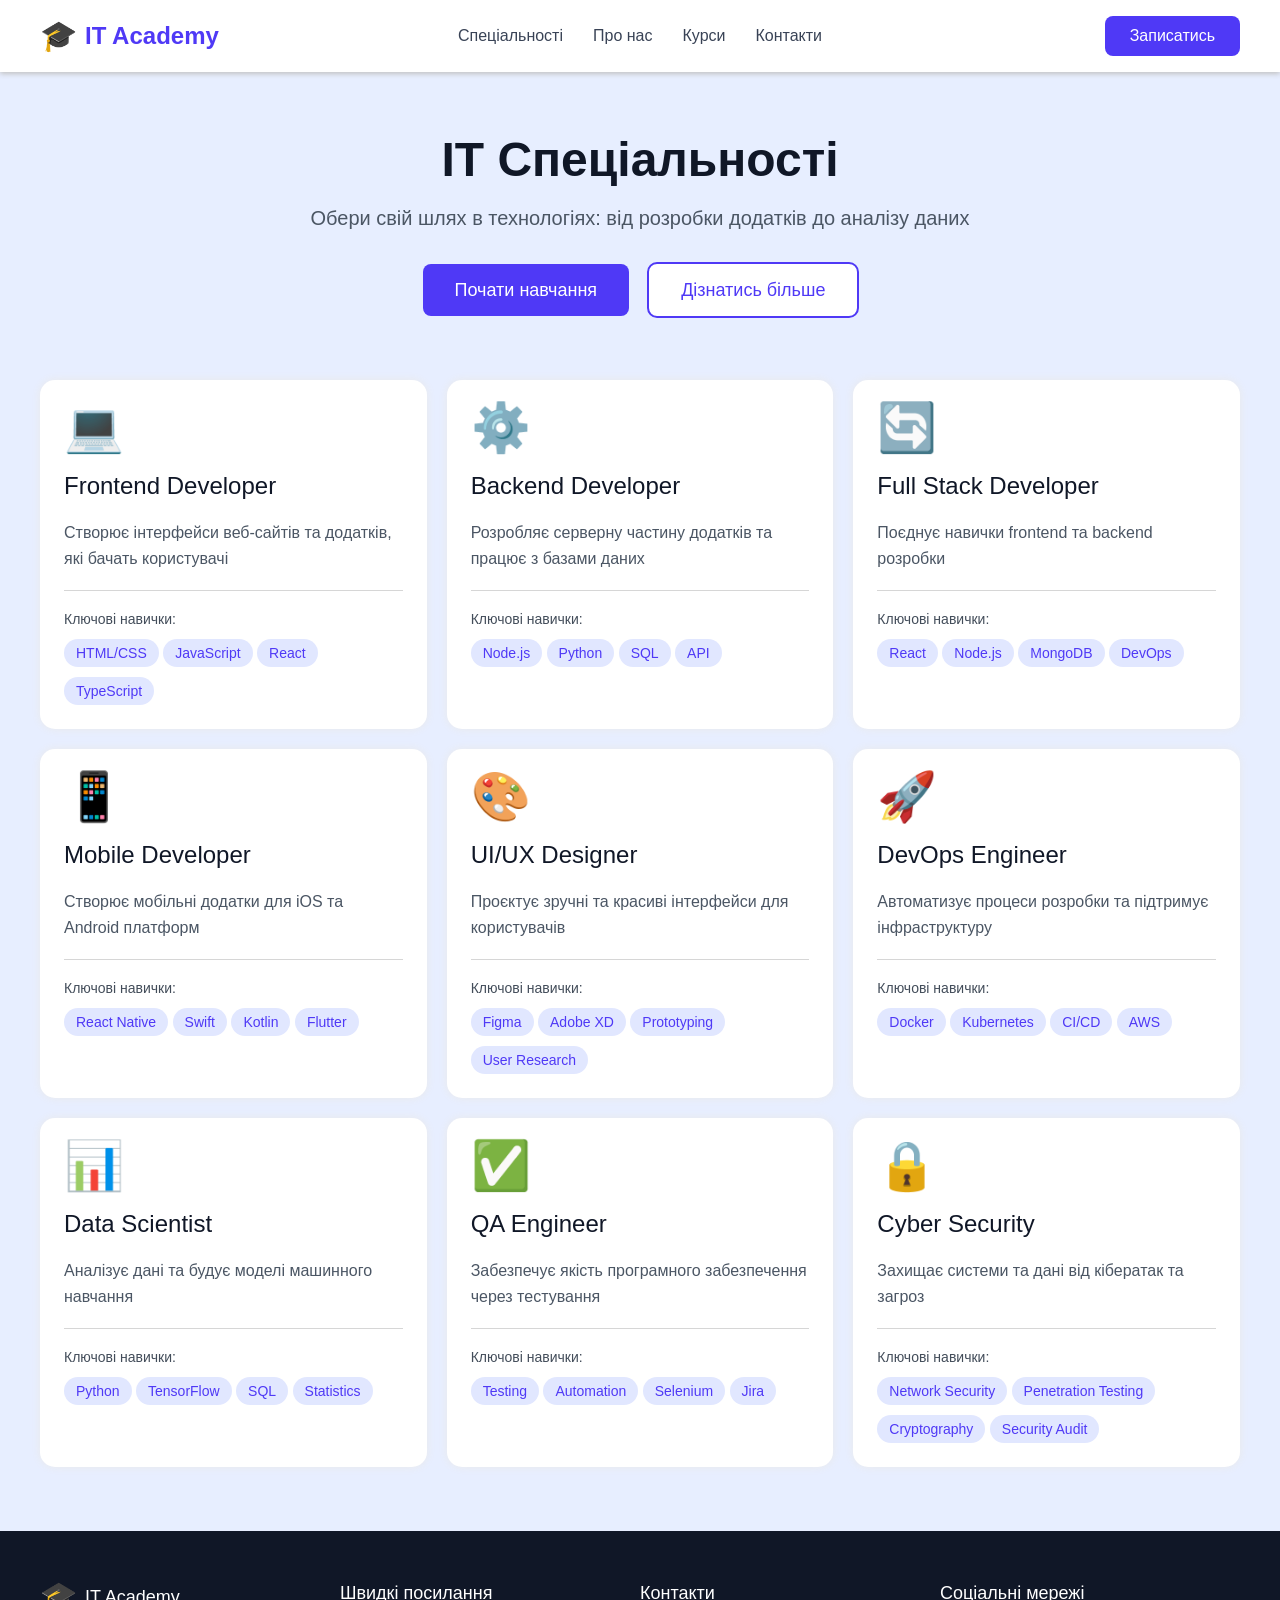
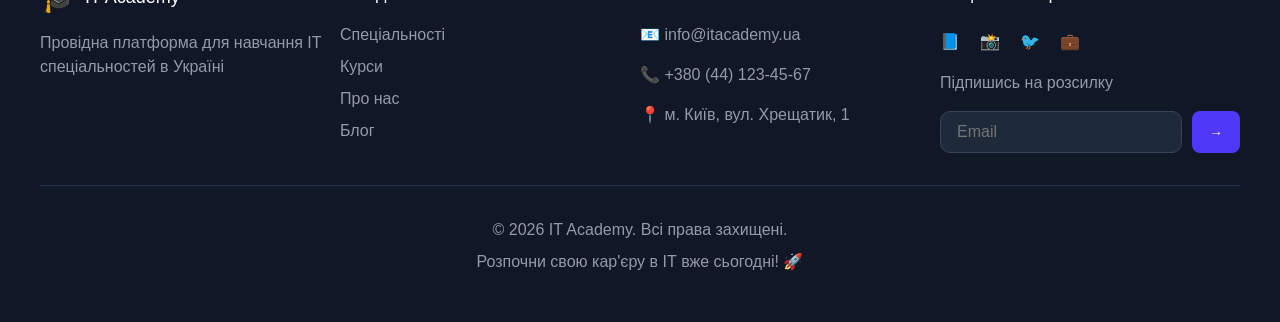
<file: lesson_9/index.html>
<!DOCTYPE html>
<html lang="en">
<head>
  <meta charset="UTF-8">
  <title>Title</title>
  <link rel = "stylesheet" type = "text/css" href = "style/style.css">
</head>
<body>

<header class = "header">
  <div class = "wrapper header-grid">
    <div class = "logo"><span>🎓</span>IT Academy</div>
    <nav>
      <ul>
        <li><a href = "#">Спеціальності</a></li>
        <li><a href = "#">Про нас</a></li>
        <li><a href = "#">Курси</a></li>
        <li><a href = "#">Контакти</a></li>
      </ul>
    </nav>
    <button class = "header-btn">Записатись</button>
  </div>
</header>


<main>
  <section class = "start_studying">
    <div class = "wrapper start_studying_grid">
      <h1>ІТ Спеціальності</h1>
      <p>Обери свій шлях в технологіях: від розробки додатків до аналізу даних</p>
      <div class = "start_studying_buttons">
        <button class = "btn btn_start">Почати навчання</button>
        <button class = "btn btn_more">Дізнатись більше</button>
      </div>
    </div>
  </section>
  <section class = "cards-sections">
    <div class = "wrapper">
      <div class = "cards-grid">

        <article class = "card">
          <div class = "card-icon">💻</div>
          <h2>Frontend Developer</h2>
          <p>Створює інтерфейси веб-сайтів та додатків, які бачать користувачі</p>
          <hr>
          <div class = "skills">
            <span>Ключові навички:</span>
            <ul class = "tags">
              <li>HTML/CSS</li>
              <li>JavaScript</li>
              <li>React</li>
              <li>TypeScript</li>
            </ul>
          </div>
        </article>
        <article class = "card">
          <div class = "card-icon">⚙️</div>
          <h2>Backend Developer</h2>
          <p>Розробляє серверну частину додатків та працює з базами даних</p>
          <hr>
          <div class = "skills">
            <span>Ключові навички:</span>
            <ul class = "tags">
              <li>Node.js</li>
              <li>Python</li>
              <li>SQL</li>
              <li>API</li>
            </ul>
          </div>
        </article>
        <article class = "card">
          <div class = "card-icon">🔄</div>
          <h2>Full Stack Developer</h2>
          <p>Поєднує навички frontend та backend розробки</p>
          <hr>
          <div class = "skills">
            <span>Ключові навички:</span>
            <ul class = "tags">
              <li>React</li>
              <li>Node.js</li>
              <li>MongoDB</li>
              <li>DevOps</li>
            </ul>
          </div>
        </article>
        <article class = "card">
          <div class = "card-icon">📱</div>
          <h2>Mobile Developer</h2>
          <p>Створює мобільні додатки для iOS та Android платформ</p>
          <hr>
          <div class = "skills">
            <span>Ключові навички:</span>
            <ul class = "tags">
              <li>React Native</li>
              <li>Swift</li>
              <li>Kotlin</li>
              <li>Flutter</li>
            </ul>
          </div>
        </article>
        <article class = "card">
          <div class = "card-icon">🎨</div>
          <h2>UI/UX Designer</h2>
          <p>Проєктує зручні та красиві інтерфейси для користувачів</p>
          <hr>
          <div class = "skills">
            <span>Ключові навички:</span>
            <ul class = "tags">
              <li>Figma</li>
              <li>Adobe XD</li>
              <li>Prototyping</li>
              <li>User Research</li>
            </ul>
          </div>
        </article>
        <article class = "card">
          <div class = "card-icon">🚀</div>
          <h2>DevOps Engineer</h2>
          <p>Автоматизує процеси розробки та підтримує інфраструктуру</p>
          <hr>
          <div class = "skills">
            <span>Ключові навички:</span>
            <ul class = "tags">
              <li>Docker</li>
              <li>Kubernetes</li>
              <li>CI/CD</li>
              <li>AWS</li>
            </ul>
          </div>
        </article>
        <article class = "card">
          <div class = "card-icon">📊</div>
          <h2>Data Scientist</h2>
          <p>Аналізує дані та будує моделі машинного навчання</p>
          <hr>
          <div class = "skills">
            <span>Ключові навички:</span>
            <ul class = "tags">
              <li>Python</li>
              <li>TensorFlow</li>
              <li>SQL</li>
              <li>Statistics</li>
            </ul>
          </div>
        </article>
        <article class = "card">
          <div class = "card-icon">✅</div>
          <h2>QA Engineer</h2>
          <p>Забезпечує якість програмного забезпечення через тестування</p>
          <hr>
          <div class = "skills">
            <span>Ключові навички:</span>
            <ul class = "tags">
              <li>Testing</li>
              <li>Automation</li>
              <li>Selenium</li>
              <li>Jira</li>
            </ul>
          </div>
        </article>
        <article class = "card">
          <div class = "card-icon">🔒</div>
          <h2>Cyber Security</h2>
          <p>Захищає системи та дані від кібератак та загроз</p>
          <hr>
          <div class = "skills">
            <span>Ключові навички:</span>
            <ul class = "tags">
              <li>Network Security</li>
              <li>Penetration Testing</li>
              <li>Cryptography</li>
              <li>Security Audit</li>
            </ul>
          </div>
        </article>
      </div>
    </div>
  </section>
</main>


<footer class = "footer">
  <div class = "wrapper footer-grid">
    <div class = "footer-top">
      <div class = "footer-column">
        <h3 class = "footer-logo"><span>🎓</span>IT Academy</h3>
        <p>Провідна платформа для навчання ІТ спеціальностей в Україні</p>
      </div>
      <div class = "footer-column">
        <h3>Швидкі посилання</h3>
        <ul class = "footer-links">
          <li><a href = "#">Спеціальності</a></li>
          <li><a href = "#">Курси</a></li>
          <li><a href = "#">Про нас</a></li>
          <li><a href = "#">Блог</a></li>
        </ul>
      </div>
      <div class = "footer-column">
        <h3>Контакти</h3>
        <p>📧 info@itacademy.ua</p>
        <p>📞 +380 (44) 123-45-67</p>
        <p>📍 м. Київ, вул. Хрещатик, 1</p>
      </div>
      <div class = "footer-column"  >
        <h3>Соціальні мережі</h3>
        <ul class = "social">
          <li><a href = "#">📘</a></li>
          <li><a href = "#">📸</a></li>
          <li><a href = "#">🐦</a></li>
          <li><a href = "#">💼</a></li>
        </ul>
        <p class = "subscribe-title">Підпишись на розсилку</p>
        <div class = "subscribe-grid">
          <input type="email" placeholder="Email">
          <button>→</button>
        </div>
      </div>
    </div>
    <hr>
    <div class = "footer-bottom">
      <p> &copy 2026 IT Academy. Всі права захищені.</p>
      <p>Розпочни свою кар'єру в ІТ вже сьогодні! 🚀</p>
    </div>
  </div>
</footer>

</body>
</html>
</file>
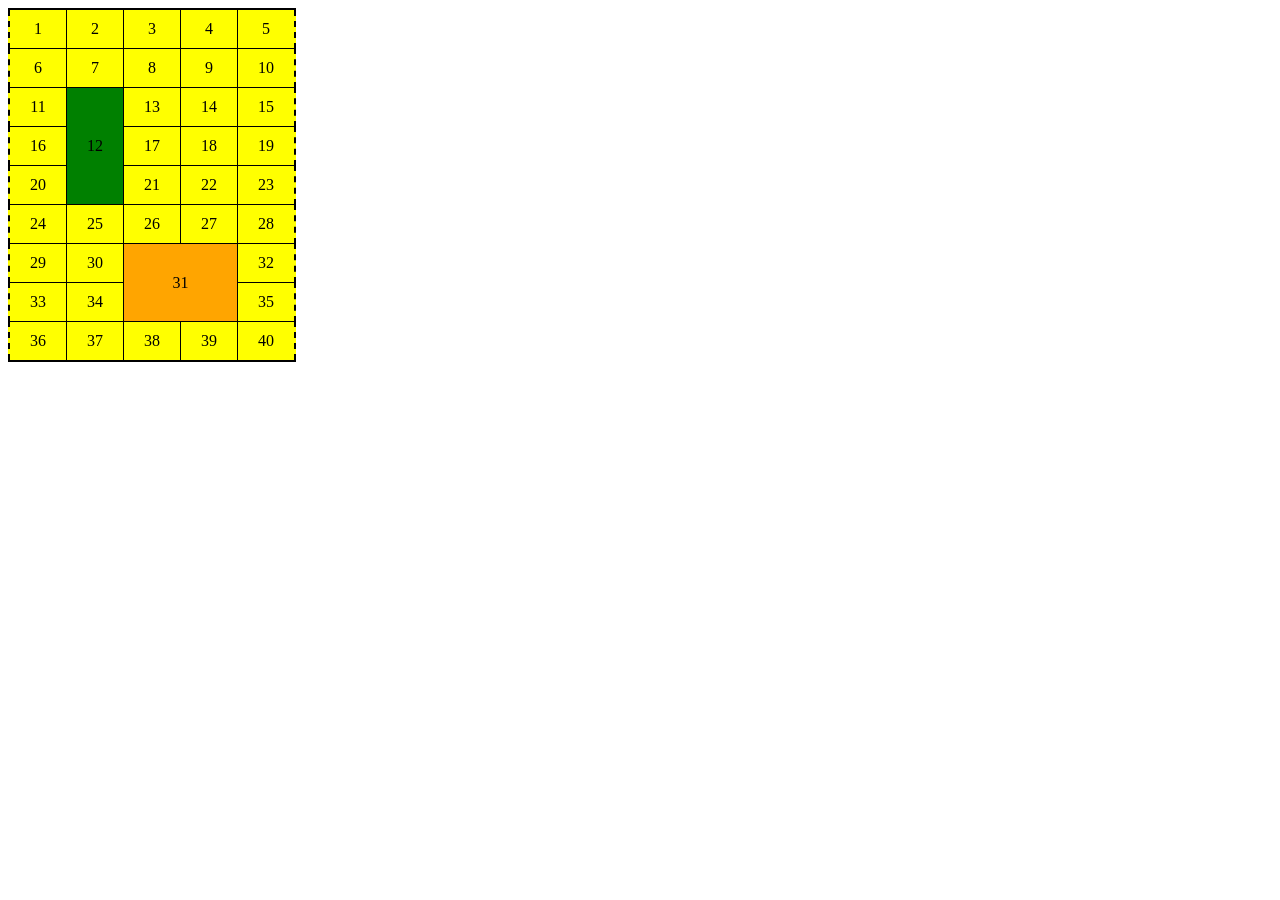
<file: table/index.html>
<!DOCTYPE html>
<html lang="en">
<head>
    <meta charset="UTF-8">
    <title>Title</title>
    <link type="text/css" rel="stylesheet" href="style/style.css">
</head>
<body>

<table>
    <tr>
        <td>1</td>
        <td>2</td>
        <td>3</td>
        <td>4</td>
        <td>5</td>
    </tr>
    <tr>
        <td>6</td>
        <td>7</td>
        <td>8</td>
        <td>9</td>
        <td>10</td>
    </tr>
    <tr>
        <td>11</td>
        <td rowspan="3" class="first">12</td>
        <td>13</td>
        <td>14</td>
        <td>15</td>
    </tr>
    <tr>
        <td>16</td>
        <td>17</td>
        <td>18</td>
        <td>19</td>
    </tr>
    <tr>
        <td>20</td>
        <td>21</td>
        <td>22</td>
        <td>23</td>

    </tr>
    <tr>
        <td>24</td>
        <td>25</td>
        <td>26</td>
        <td>27</td>
        <td>28</td>
    </tr>
    <tr>
        <td>29</td>
        <td>30</td>
        <td rowspan="2" colspan="2" class = "second">31</td>
        <td>32</td>
    </tr>
    <tr>
        <td>33</td>
        <td>34</td>
        <td>35</td>
    </tr>
    <tr>
        <td>36</td>
        <td>37</td>
        <td>38</td>
        <td>39</td>
        <td>40</td>
    </tr>
</table>

</body>
</html>
</file>
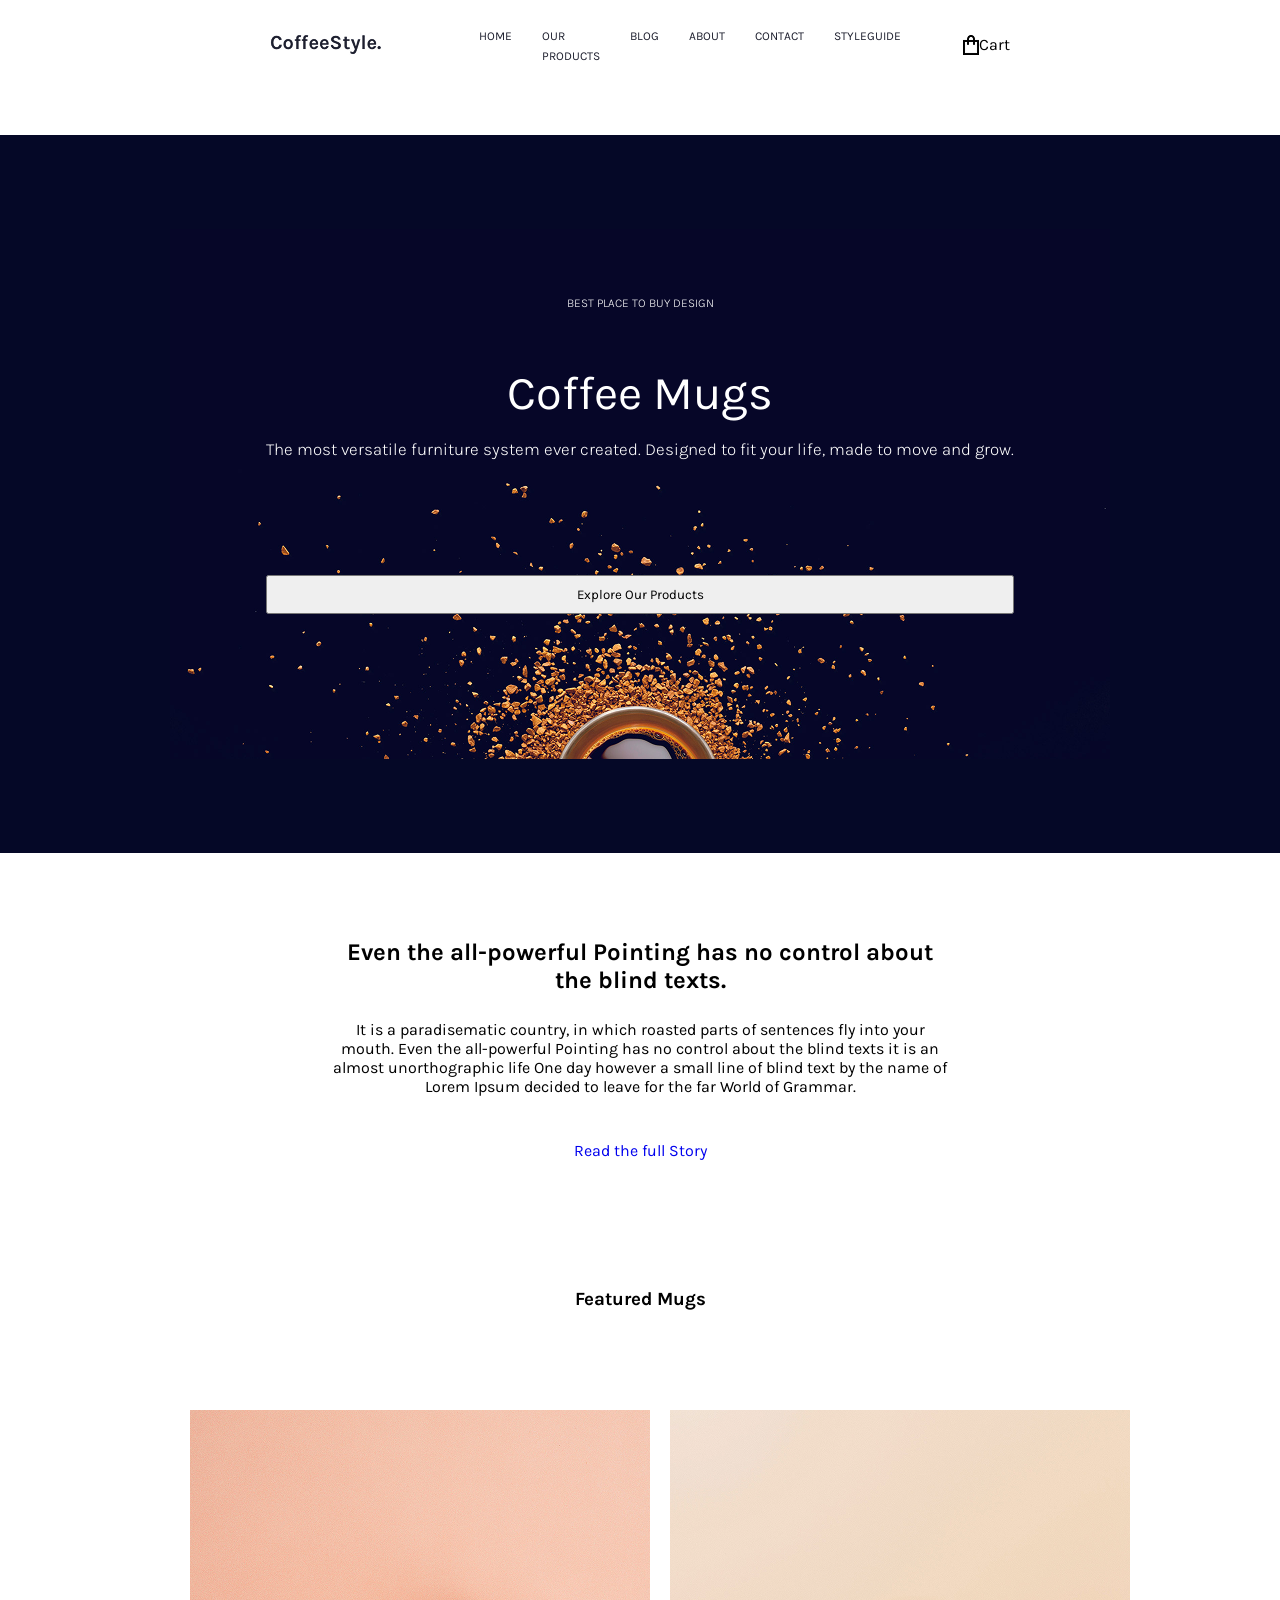
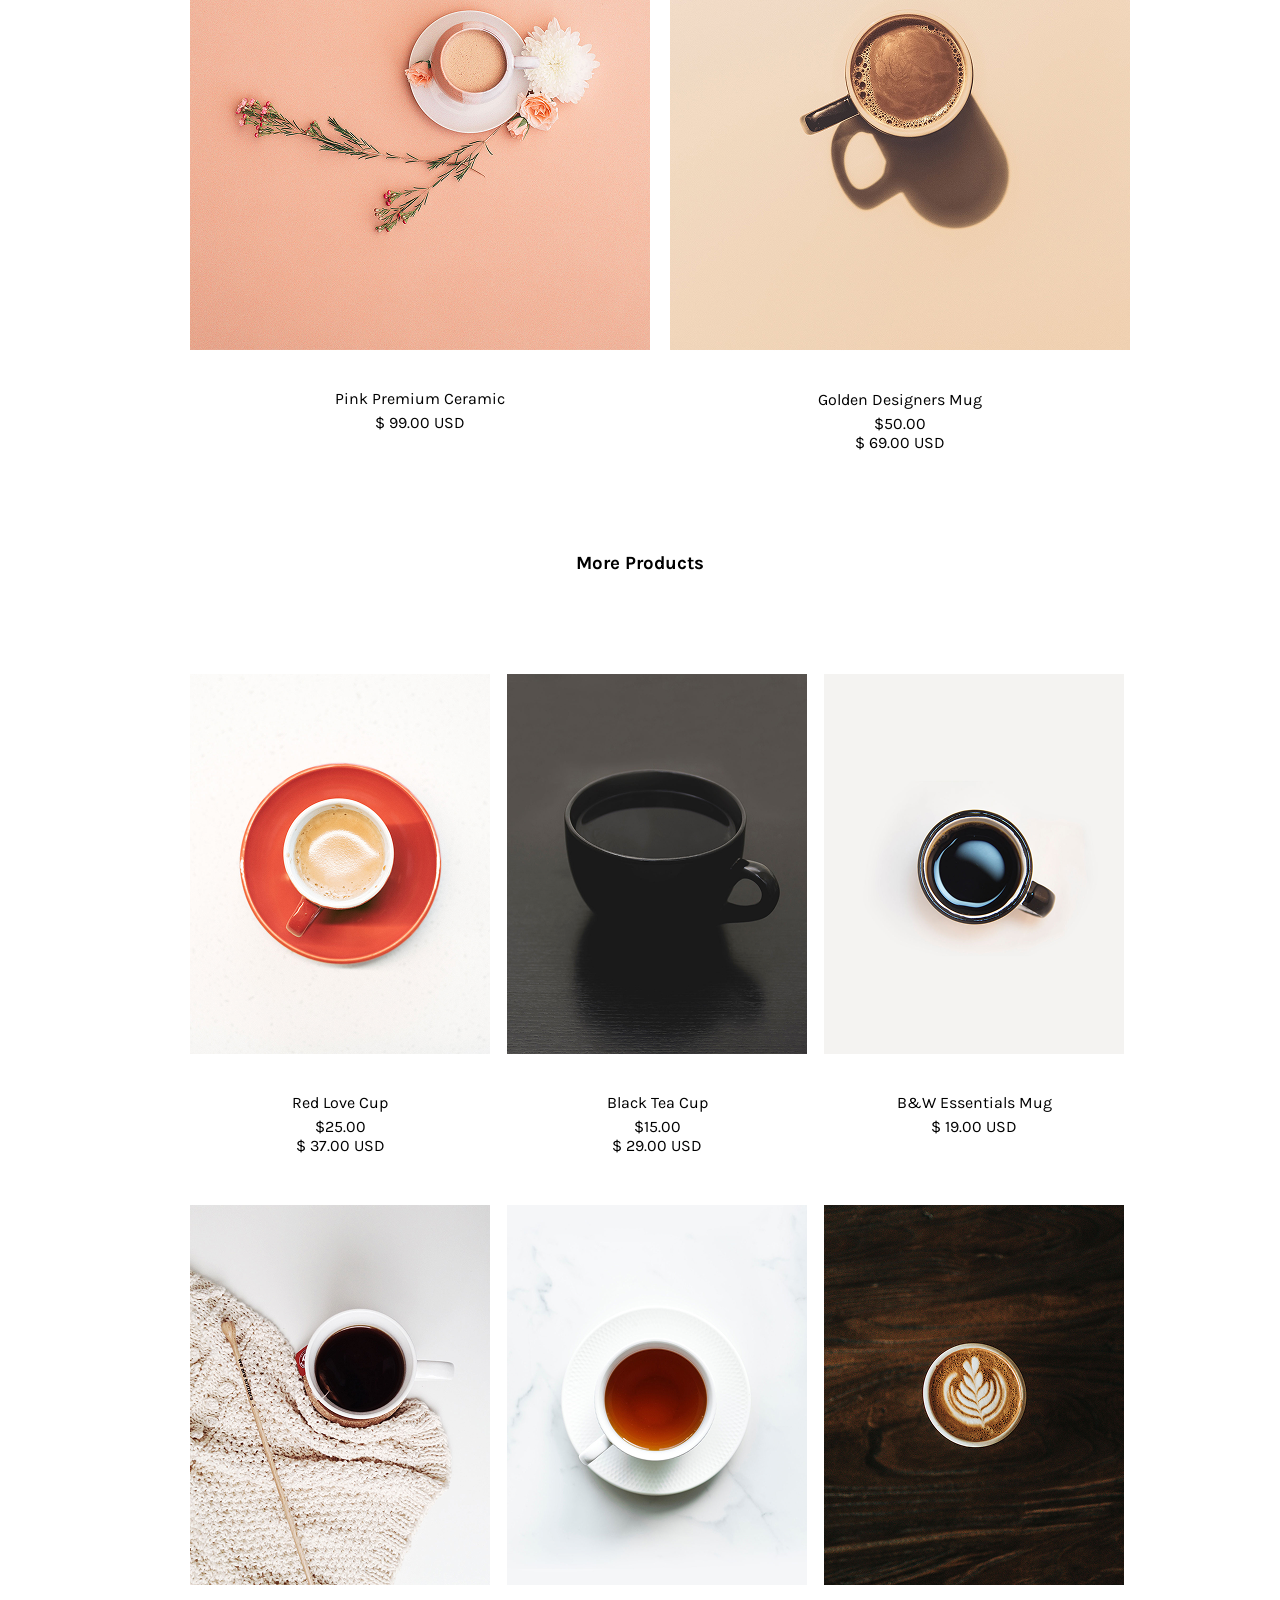
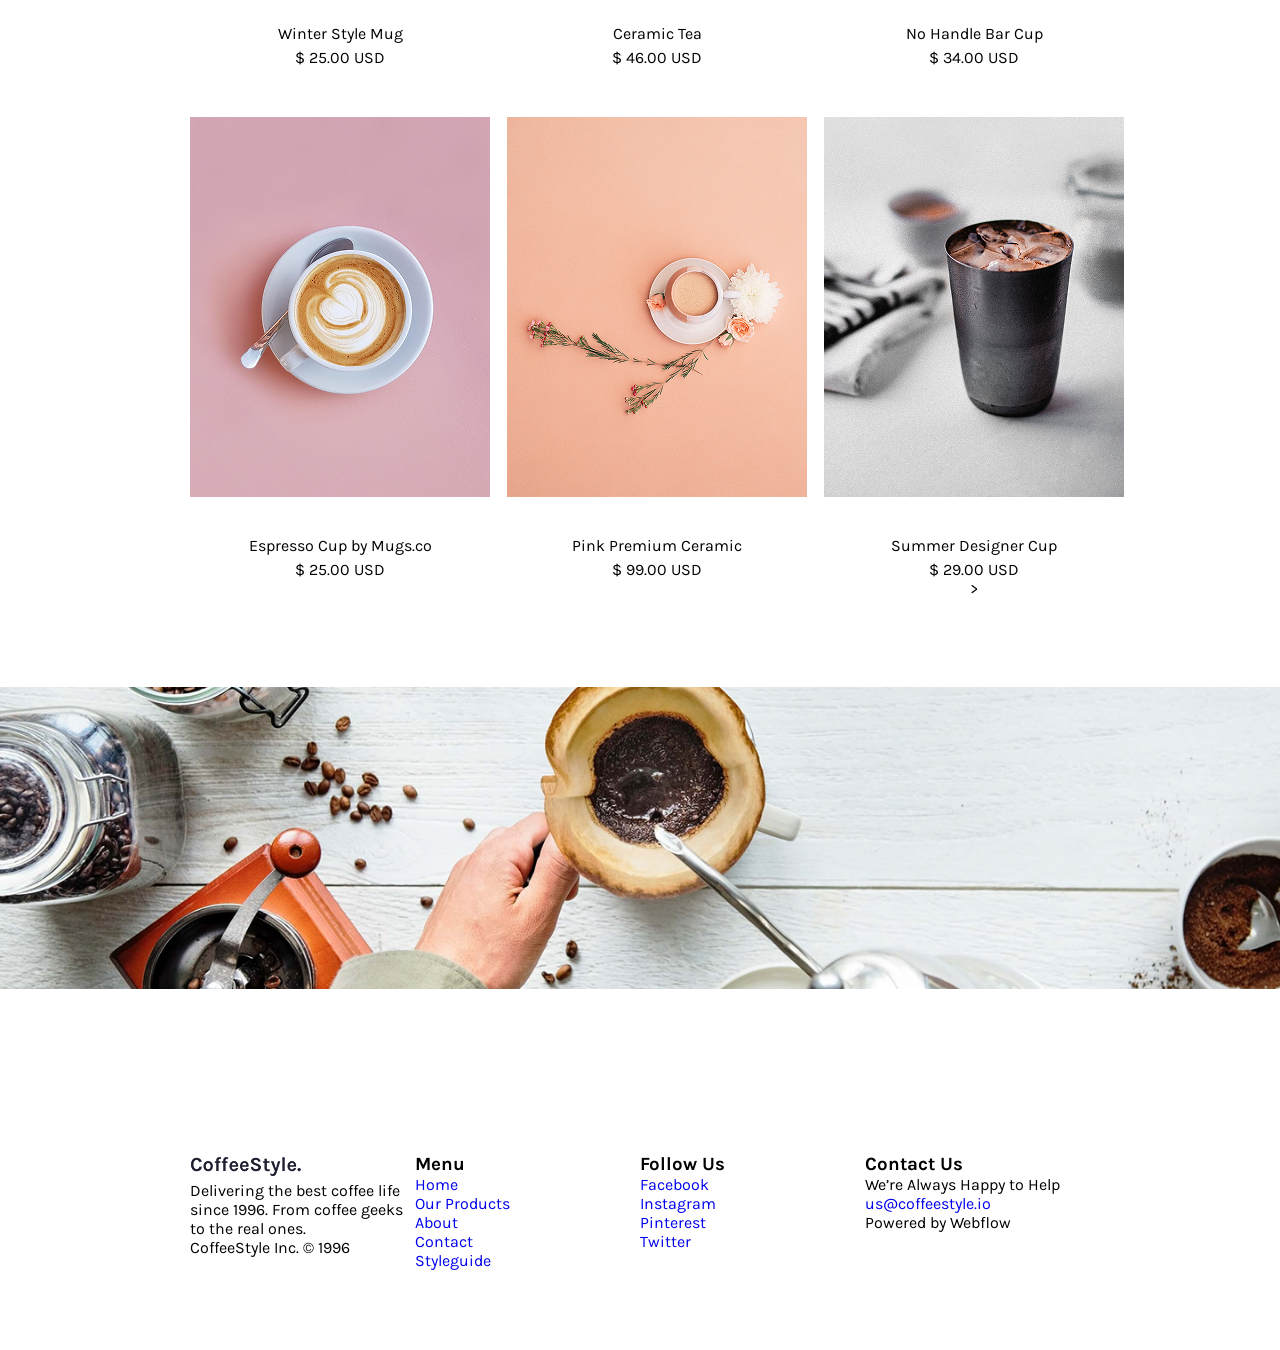
<file: thalikova/index.html>
<!DOCTYPE html>
<html lang="en">
<head>
    <meta charset="UTF-8">
    <title>Title</title>
    <link rel="preconnect" href="https://fonts.googleapis.com">
    <link rel="preconnect" href="https://fonts.gstatic.com/" crossorigin>
    <link href="https://fonts.googleapis.com/css2?family=Karla:ital,wght@0,200..800;1,200..800&display=swap" rel="stylesheet">
    <link rel = "stylesheet" type = "text/css" href = "style/style.css">
</head>
<body>

<header class = "header">
    <div class = "">
        <div class = "header-top">
            <div class = "name"><img src = "images/name.png"></div>
            <nav>
                <ul>
                    <li><a href = "#">Home</a></li>
                    <li><a href = "#">Our Products</a></li>
                    <li><a href = "#">Blog</a></li>
                    <li><a href = "#">About</a></li>
                    <li><a href = "#">Contact</a></li>
                    <li><a href = "#">Styleguide</a></li>
                </ul>
            </nav>
            <div class = "header-btn"><img src = "images/cart.png"></img>Cart</div>
        </div>
    </div>
    <div class = "header-bottom">
        <div>
            <h3>Best place to buy design</h3>
            <h1>Coffee Mugs</h1>
            <p>The most versatile furniture system ever created. Designed to fit your life, made to move and grow.</p>
        </div>
        <button>Explore Our Products</button>
    </div>
</header>


<main class = "wrapper">
    <section class = "main-top">
        <h2>Even the all-powerful Pointing has no control about the blind texts.</h2>
        <p>It is a paradisematic country, in which roasted parts of sentences fly into your mouth. Even the all-powerful Pointing has no control about the blind texts it is an almost unorthographic life One day however a small line of blind text by the name of Lorem Ipsum decided to leave for the far World of Grammar.</p>
        <a href = "#">Read the full Story</a>
    </section>

    <h3>Featured Mugs</h3>

    <section class = "cups-top">
        <article class = "cup-item">
            <img src = "images/im1.png">
            <p class = "named">Pink Premium Ceramic</p>
            <div>
                <p class = "price">$ 99.00 USD</p>
            </div>
        </article>
        <article class = "cup-item">
            <img src = "images/im2.png">
            <p class = "named">Golden Designers Mug</p>
            <div>
                <p class = "price-new">$50.00</p>
                <p class = "price-old">$ 69.00 USD</p>
            </div>
        </article>
    </section>

    <h3>More Products</h3>

    <section class="cups-grid">
        <article class = "cup-item">
            <img src = "images/image1.png">
            <p class = "name">Red Love Cup</p>
            <div>
                <p class = "price-new">$25.00</p>
                <p class = "price-old">$ 37.00 USD</p>
            </div>
        </article>
        <article class = "cup-item">
            <img src = "images/image2.png">
            <p class = "name">Black Tea Cup</p>
            <div>
                <p class = "price-new">$15.00</p>
                <p class = "price-old">$ 29.00 USD</p>
            </div>
        </article>
        <article class = "cup-item">
            <img src = "images/image3.png">
            <p class = "name">B&W Essentials Mug</p>
            <div>
                <p class = "price">$ 19.00 USD</p>
            </div>
        </article>
        <article class = "cup-item">
            <img src = "images/image4.png">
            <p class = "name">Winter Style Mug</p>
            <div>
                <p class = "price">$ 25.00 USD</p>
            </div>
        </article>
        <article class = "cup-item">
            <img src = "images/image5.png">
            <p class = "name">Ceramic Tea</p>
            <div>
                <p class = "price">$ 46.00 USD</p>
            </div>
        </article>
        <article class = "cup-item">
            <img src = "images/image6.png">
            <p class = "name">No Handle Bar Cup</p>
            <div>
                <p class = "price">$ 34.00 USD</p>
            </div>
        </article>
        <article class = "cup-item">
            <img src = "images/image7.png">
            <p class = "name">Espresso Cup by Mugs.co</p>
            <div>
                <p class = "price">$ 25.00 USD</p>
            </div>
        </article>
        <article class = "cup-item">
            <img src = "images/image8.png">
            <p class = "name">Pink Premium Ceramic</p>
            <div>
                <p class = "price">$ 99.00 USD</p>
            </div>
        </article>
        <article class = "cup-item">
            <img src = "images/image9.png">
            <p class = "name">Summer Designer Cup</p>
            <div>
                <p class = "price">$ 29.00 USD</p>>
            </div>
        </article>
    </section>
</main>


<footer class = "footer">
    <img src = "images/im3.png">
    <div class = "footer-grid wrapper">
        <div class = "footer-column">
            <img src = "images/name.png">
            <p>Delivering the best coffee life since 1996. From coffee geeks to the real ones.</p>
            <p class = "light">CoffeeStyle Inc. © 1996</p>
        </div>
        <div class = "footer-column">
            <h3>Menu</h3>
            <ul>
                <li><a href = "#">Home</a></li>
                <li><a href = "#">Our Products</a></li>
                <li><a href = "#">About</a></li>
                <li><a href = "#">Contact</a></li>
                <li><a href = "#">Styleguide</a></li>
            </ul>
        </div>
        <div class = "footer-column">
            <h3>Follow Us</h3>
            <ul>
                <li><a href = "#">Facebook</a></li>
                <li><a href = "#">Instagram</a></li>
                <li><a href = "#">Pinterest</a></li>
                <li><a href = "#">Twitter</a></li>
            </ul>
        </div>
        <div class = "footer-column">
            <h3>Contact Us</h3>
            <p>We’re Always Happy to Help</p>
            <a href="mailto:us@coffeestyle.io">us@coffeestyle.io</a>
            <p class = "light">Powered by Webflow</p>
        </div>
    </div>

</footer>

</body>
</html>
</file>
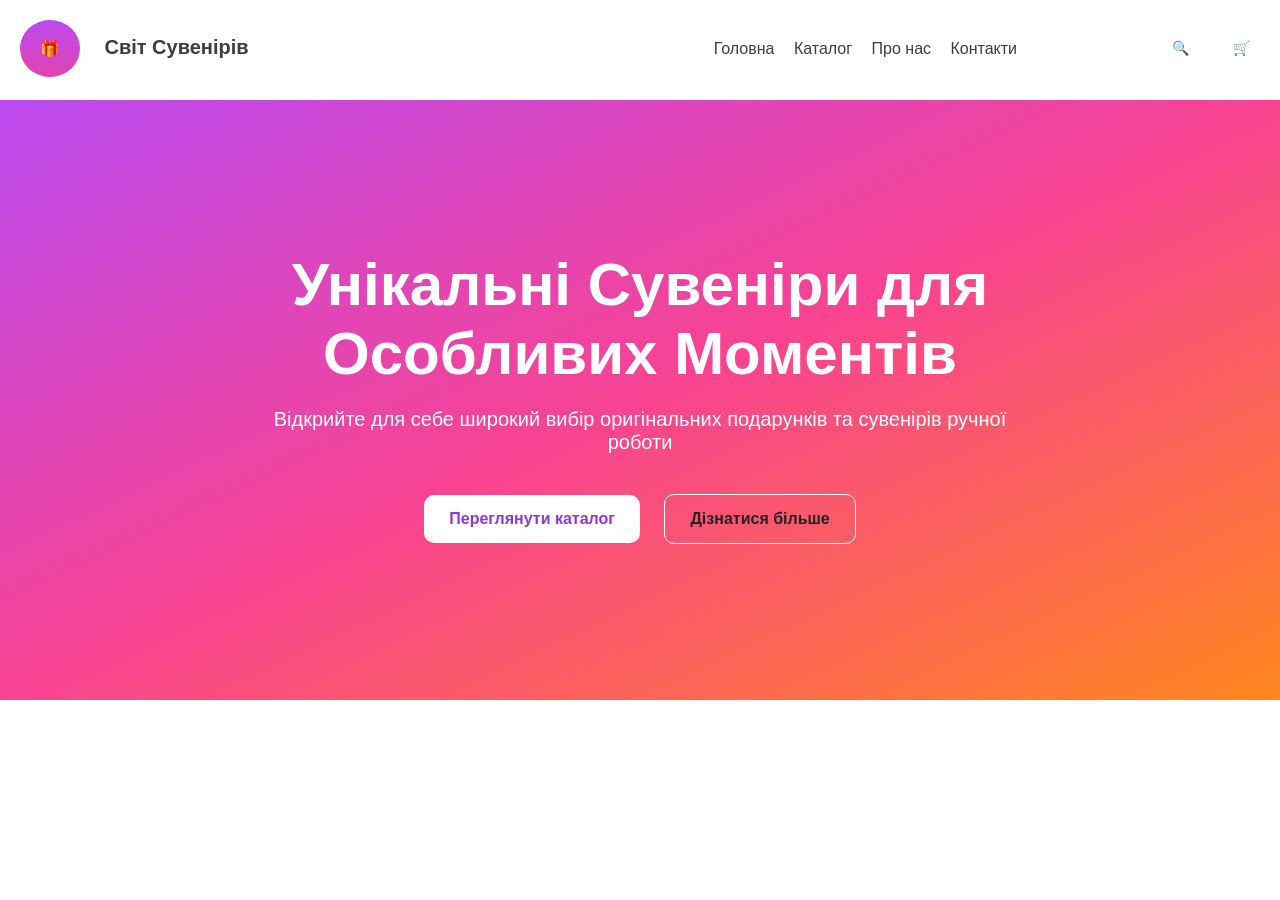
<file: web-01/index.html>
<!DOCTYPE html>
<html lang="en">
<head>
    <meta charset="UTF-8">
    <title>Title</title>
    <link type="text/css" rel="stylesheet" href="style/style.css">
</head>
<body>

<header class = "wrapper">
    <div class = "logo">
        <a href = "#">
            <span class = "logo-icon">🎁</span>
            <span class = "logo-text">Світ Сувенірів</span>
        </a>
    </div>
    <nav>
        <ul>
            <li><a href = "#">Головна</a></li>
            <li><a href = "#">Каталог</a></li>
            <li><a href = "#">Про нас</a></li>
            <li><a href = "#">Контакти</a></li>
        </ul>
    </nav>
    <div class = "header-button">
        <button>🔍</button>
        <button>🛒</button>
    </div>
</header>
<main class = "wrapper">
    <section class = "main-top">
        <h1>Унікальні Сувеніри для<br> Особливих Моментів</h1>
        <p>Відкрийте для себе широкий вибір оригінальних подарунків та сувенірів ручної<br> роботи</p>
    </section>
    <section class = "main-bottom">
        <button class = "button-1">Переглянути каталог</button>
        <button class = "button-2">Дізнатися більше</button>
    </section>
</main>

</body>
</html>
</file>
<file: lesson_10/style/style.css>
*{
    margin: 0;
    padding: 0;
    box-sizing: border-box;
}
body{
    font-family: Segoe UI, Tahoma, Geneva, Verdana, sans-serif;
    line-height: 1.5;
}
.container{
    width: 100%;
    max-width: 1200px;
    margin: 0 auto;
    padding: 0 5%;
}
h1{
    text-align: center;
    margin: 40px 0;
    font-size: 1.8rem;
}
.grid{
    display: flex;
    flex-direction: column;
    gap: 20px;
}
.card{
    background-color: #97c7df;
    padding: 50px 20px;
    border-radius: 10px;
    border-left: 5px solid gray;
}
@media (min-width: 768px){
    h1{
        font-size: 3rem;
    }
    .grid{
        display: grid;
        grid-template-columns: repeat(auto-fit, minmax(300px, 1fr));
        gap: 30px;
    }
    .card{
        border-left: none;
        border-top: 5px solid gray;
    }
}
</file>
<file: lesson_11_practise/style/style.css>
:root{
    font-family: Verdana, Geneva, Tahoma, sans-serif;
    font-size: 12px;
    line-height: 1.5;
}
*, *:before, *:after {
    box-sizing: inherit;
}
*{
    margin: 0;
    padding: 0;
    text-decoration: none;
    list-style: none;
}
body{
    background: #C9A5AA;
}
.wrapper{
    margin: 12px;
}
nav{
    display: flex;
    flex-direction: column;
    text-align: center;
    align-items: center;
    font-size: 14px;
    border-radius: 8px;
    background: #F4D3D3;
    padding: 10px 0;
}
.menu{
    font-family: "Arial Black", "sans-serif";
    padding: 10px 0;
    display: block;
}
.nav li{
    padding: 0;
    display: block;
    width: 100%;
}
.nav {
    width: 100%;
}
.nav li a {
    display: block;
    width: 100%;
    padding: 6px 0;
    color: #006EBE;
    text-decoration: none;
}
.nav > li > a:hover{
    background: #fff;
    color: #5EAAE0;
}
:link{
    color: #006EBE;
}
:link:hover{
    color: #5EAAE0;
}
:visited{
    color: #0B2570;
}
main{
    display: flex;
    flex-direction: column;
    padding: 16px;
    background: #ffffff;
    border-radius: 8px 8px 0 0;
    margin-top: 16px;
    row-gap: 16px;
}
.date{
    background: #E9E9E9;
    padding: 8px;
    border-radius: 8px;
    display: flex;
    column-gap: 6px;
}
.main{
    display: flex;
    flex-direction: column;
    row-gap: 16px;
}
h1{
    font-size: 24px;
}
.info{
    display: flex;
    flex-direction: column;
    row-gap: 8px;
}
.info h2, .movie h2{
    font-size: 18px;
    font-weight: bold;
}
figure{
    background: #F4D3D3;
    border-radius: 10px;
    text-align: center;
    font-style: italic;
}
figure img {
    display: block;
    max-width: 100%;
}
figcaption{
    padding: 10px 0;
}
.movie ol li{
    padding: 10px;
    border-bottom: 1px solid #C9A5AA;
    padding-left: 30px;
}
ol > li::before{
    content: counter(list-item) ".";
    display: inline-block;
    margin-left: -20px;
    width: 20px;
}
ol > li:last-child{
    border-bottom: none;
}
ol > li:nth-child(1){
    background: #FCF5E9;
}
ol > li:nth-child(even){
    background: #FCE9E9;
}
footer{
    padding: 20px;
    border-radius: 0 0 8px 8px;
    background: #F4D3D3;
}
@media (min-width: 620px){
    .wrapper{
        margin: 24px 56px;
    }
    main{
        padding: 16px 60px;
    }
    .menu {
        display: none;
    }
    nav{
        width: auto;
        padding: 0;
        display: inline-flex;
        flex-direction: row;
    }
    .nav{
        display: flex;
        flex-direction: row;
        width: auto;
        padding: 0;
        column-gap: 3px;
    }
    .nav li{
        width: auto;
        padding: 6px 10px;
    }
    .nav li a{
        display: block;
        border-radius: 4px;
    }
    .nav li:hover {
        background: #fff;
        border-radius: 4px;
    }
    figure{
        background: #F4D3D3;
        border-radius: 4px 2px 6px 4px;
        text-align: center;
        font-style: italic;
        padding: 20px 30px;
    }
    figure img {
        display: block;
        max-width: 100%;
    }
    h1{
        font-size: 42px;
    }
    .info h2{
        font-size: 24px;
        font-weight: bold;
    }
    .info p{
        font-size: 14px;
        font-weight: 200;
    }
    .movie h2{
        font-size: 24px;
        font-weight: bold;
    }
    .movie ol{
        margin-top: 8px;
    }
    .movie ol li{
        font-size: 14px;
    }
    footer{
        text-align: center;
    }
    footer span{
        font-size: 14px;
    }
}
@media (min-width: 820px){
    .wrapper{
        margin: 64px 216px;
    }
    main{
        padding: 30px 50px;
    }
    .menu {
        display: none;
    }
    nav{
        width: 100%;
        padding-top: 4px;
        padding-bottom: 4px;
        display: inline-flex;
        flex-direction: row;
        justify-content: center;
    }
    .nav{
        display: flex;
        flex-direction: row;
        width: auto;
        padding: 0;
        column-gap: 3px;
    }
    .nav li{
        width: auto;
        padding: 6px 10px;
    }
    .nav li a{
        display: block;
        border-radius: 4px;
    }
    .nav li:hover {
        background: #fff;
        border-radius: 4px;
    }
    figure{
        background: #F4D3D3;
        border-radius: 4px 2px 6px 4px;
        text-align: center;
        font-style: italic;
        padding: 35px 30px;
        display: flex;
        flex-direction: column;
        justify-content: center;
    }
    figure img {
        display: block;
        max-width: 100%;
    }
    figure figcaption{
        font-size: 16px;
    }
    h1{
        font-size: 42px;
    }
    .info h2{
        font-size: 24px;
        font-weight: bold;
    }
    .info p{
        font-size: 14px;
        font-weight: 200;
    }
    .movie h2{
        font-size: 24px;
        font-weight: bold;
    }
    .movie ol{
        margin-top: 8px;
    }
    .movie ol li{
        font-size: 14px;
    }
    footer{
        text-align: center;
    }
    footer span{
        font-size: 14px;
    }
}
</file>
<file: lesson_13/style/style.css>
*{
    margin: 0;
    padding: 0;
    box-sizing: border-box;
    text-decoration: none;
    list-style: none;
    font-family: "Inter", sans-serif;
}
body{
    background: #0f172a;
    color: #f2f4f9;
}
.wrapper{
    max-width: 1300px;
    margin: 0 auto;
    padding: 0 24px 0 24px;
}
header{
    width: 100%;
    position: sticky;
    top: 0;
    z-index: 1000;
    border-bottom: 1px solid rgba(255, 255, 255, 0.1);
    background: rgba(15, 23, 42, 0.9);
    backdrop-filter: blur(7px);
}
.header-container{
    max-width: 1300px;
    margin: 0 auto;
    padding: 16px 24px;
    display: flex;
    flex-direction: row;
    align-items: center;
    justify-content: space-between;
    color: #f2f4f9;
}
.header-btn{
    display: flex;
    align-items: center;
    flex-direction: row;
    gap: 8px;
    color: #cdd1dc;
    cursor: pointer;
    font-size: 16px;
    line-height: 24px;
}
.header-btn:hover{
    color: #1b63bf;
}
.header-btn svg {
    display: block;
}
.logo{
    font-size: 20px;
    line-height: 28px;
    font-weight: 700;
}
.logo span{
    color: #2c7bf0;
}
.top-main{
    position: relative;
    padding: 80px 0;

}
.name{
    max-width: 680px;
}
.name h1{
    font-size: 60px;
    line-height: 60px;
    font-weight: 700;
    color: #51c3ff;
    margin-bottom: 16px;
}
.name p{
    font-size: 20px;
    line-height: 28px;
    font-weight: 400;
    color: #839fbe;
}
.imagi{
    position: absolute;
    top: 0;
    right: 0;
    opacity: 0.1;
    color: #3b82f6;
    padding: 16px;
}
.middle{
    padding: 64px 0;
}
.explore{
    padding: 16px 0;
    margin-bottom: 32px;
    position: sticky;
    top: 80px;
    z-index: 10;
    background-color: #0f172a;
    border-bottom: 1px solid rgba(255, 255, 255, 0.1);
}
.explore h2{
    font-size: 30px;
    line-height: 36px;
    font-weight: 700;
}
.cards{
    display: grid;
    grid-template-columns: 1fr 1fr 1fr;
    column-gap: 30px;
}
.card{
    display: flex;
    position: relative;
    flex-direction: column;
    padding: 24px;
    border-radius: 15px;
    background: #1d2a3d;
    border: 1px solid #334b6a;
    transition: 0.3s;
}
.card:hover{
    box-shadow: 0 0 50px #1e4e9a;
    border: 1px solid #5173aa;
}
.card h3{
    font-size: 24px;
    line-height: 32px;
    font-weight: 650;
    margin-bottom: 12px;
}
.card p{
    margin-bottom: 24px;
    font-size: 16px;
    line-height: 26px;
    color: #839fbe;
}
.tags span{
    display: inline-grid;
    padding: 4px 12px;
    border-radius: 8px;
    background: #26354a;
    color: #82b2d7;
    font-size: 14px;
    line-height: 20px;
    font-weight: 400;
    border: 1px solid #455e85;
}
.status{
    position: absolute;
    top: 16px;
    left: 16px;
    padding: 4px 12px;
    border-radius: 20px;
    font-size: 12px;
    line-height: 16px;
    font-weight: 700;
    color: #ffffff;
}
.hot {
    background: #fc2c36;
}
.new {
    background: #00c94f;
}
.trending {
    background: #2b7efe;
}
.content{
    padding: 32px 0 0;
}
.two{
    margin-top: 64px;
}
.small{
    background: #141f33;
}
.small:hover{
    border: 1px solid #334b6a;
    box-shadow: none;
}
.small span{
    margin-bottom: 16px;
    width: fit-content;
    display: flex;
    padding: 8px;
    border-radius: 10px;
    background: #1b325e;
    font-size: 24px;
    line-height: 32px;
    font-weight: 600;
}
.small h3{
    font-size: 18px;
    line-height: 28px;
    font-weight: 600;
    margin-bottom: 8px;
}
.small p{
    font-size: 14px;
    line-height: 20px;
    margin-bottom: 0;
}
.three{
    margin-top: 80px;
    margin-bottom: 100px;
}
.blocks{
    display: flex;
    flex-direction: column;
    gap: 24px;
}
.block {
    position: relative;
    background: #1d2a3d;
    padding: 24px 24px 24px 50px;
    border-radius: 16px;
    border: 1px solid #334b6a;
}
.top-block {
    display: flex;
    flex-direction: row;
    align-items: center;
    gap: 12px;
    margin-bottom: 4px;
}
.top-block h3{
    font-size: 18px;
    line-height: 28px;
    font-weight: 600;
}
.top-block p{
    font-size: 12px;
    line-height: 16px;
    color: #839fbe;
}
.bottom-block p{
    font-size: 14px;
    line-height: 20px;
    font-weight: 400;
    color: #839fbe;
}
footer{
    display: flex;
    flex-direction: column;
    align-items: center;
    justify-content: center;
    padding: 48px 0;
    border-top: 1px solid rgba(255, 255, 255, 0.1);
}
footer div{
    margin-bottom: 16px;
}
footer p{
    font-size: 14px;
    line-height: 20px;
    color: #7486a1;
}
.message{
    position: fixed;
    bottom: 32px;
    right: 32px;
    display: flex;
    padding: 18px;
    background: #2a7ffe;
    border-radius: 100px;
    width: fit-content;
    box-shadow: 0 8px 12px #1e4e9a;
    transition: 0.3s;
    cursor: pointer;
}
.message:hover{
    background: #135bd3;
    transform: scale(1.1);
}
</file>
<file: lesson_14/style/style.css>
*{
    margin: 0;
    padding: 0;
    box-sizing: border-box;
    text-decoration: none;
    list-style: none;
}
html{
    font-family: Inter, sans-serif;
    font-size: 16px;
}
body{
    background: #0f172a;
    color: #fff;
}
.wrapper{
    width: 100%;
    max-width: 1200px;
    margin: 0 auto;
    padding: 30px 20px; /* Додано padding по боках для мобільних пристроїв */
}
header{
    position: fixed;
    top: 0;
    left: 0;
    width: 100%;
    z-index: 1000;
    background: rgba(15, 23, 42, 0.96);
    border-bottom: 1px solid #22304a;
}
.header-content{
    display: flex;
    align-items: center;
    justify-content: space-between;
}
.logo{
    font-size: 1.3rem;
    font-weight: 700;
}
.logo span{
    color: #307ef6;
}
.menu{
    display: flex;
    align-items: center;
    gap: 10px;
    color: #cad5e3;
    font-size: 1rem;
}
.menu-icon{
    font-size: 1.5rem;
}
.hero-section{
    padding: 120px 0 120px 0;
}
.hero-content{
    position: relative;
}
.hero-content h1{
    font-size: 3.75rem;
    line-height: 1;
    color:#51adff;
    margin-bottom: 20px;
}
.hero-content p{
    color: #cad5e3;
    font-size: 1.2rem;
    line-height: 1.4;
    max-width: 650px;
}
.code-icon{
    position: absolute;
    top: 40px;
    right: 20px;
    font-size: 5rem;
    font-weight: 800;
    color: #112341;
}
.career-section, .benefits-section, .roadmap-section{
    padding: 40px 0;
}
.section-title{
    position: sticky;
    top: 60px;
    z-index: 20;
    font-size: 2rem;
    line-height: 1.2; /* Виправлено з 1.2rem на 1.2 */
    padding: 25px 0 15px 0;
    border-bottom: 1px solid #22304a;
    margin-bottom: 30px;
    background: #0f172a; /* Додано фон для sticky ефекту */
}
.career-card{
    display: flex;
    flex-direction: column; /* Змінено з wrap на column для кращої структури */
    position: relative;
    overflow: hidden;
    min-height: 235px;
    padding: 22px 25px;
    background: #1d2a3d;
    border: 1px solid #334966;
    border-radius: 10px;
    transition: transform 0.3s ease, border-color 0.3s, box-shadow 0.3s ease;
    flex: 1 1 300px; /* Дозволяє карткам підлаштовуватися під ширину */
}
.career-card:before{
    content: "";
    position: absolute;
    inset: 0;
    background: radial-gradient(circle at top right, rgba(47, 129, 247, 0.23), transparent 60%);
    opacity: 0;
    transition: opacity 0.3s ease;
}
.career-card:hover:before{
    opacity: 1;
}
.career-card:hover{
    transform: translateY(-5px);
    border-color: #334966;
    box-shadow: 0 10px 35px rgba(47, 129, 247, 0.23);
}
.career-card > *{
    position: relative;
    z-index: 2;
}
.badge{
    align-self: flex-start; /* Щоб бейдж не розтягувався */
    display: inline-block;
    color: #fff;
    font-size: 0.75rem;
    font-weight: 700;
    padding: 5px 15px;
    border-radius: 10px;
    margin-bottom: 15px;
}
.badge-red{
    background: #fb2c36;
}
.badge-green{
    background: #00c94f;
}
.badge-blue{
    background: #2b7efe;
}
.career-card h3{
    font-size: 1.5rem;
    line-height: 1.3;
    margin-bottom: 10px;
}
.career-card p{
    color: #c5cdd6;
    font-size: 1rem;
    line-height: 1.6;
}
.tags{
    display: flex;
    flex-wrap: wrap;
    gap: 10px;
    margin-top: auto; /* Притискає теги до низу */
    padding-top: 15px;
}
.tags span{
    white-space: nowrap;
    padding: 5px 10px;
    font-size: 0.9rem;
    border: 1px solid #334966;
    border-radius: 8px;
    color: #50bfff;
    display: flex;
    align-items: center;
    justify-content: center;
}
.card-list{
    display: flex;
    flex-wrap: wrap;
    gap: 20px;
}
.benefits-cards{
    display: flex;
    flex-wrap: wrap;
    gap: 20px;
}
.benefit-card{
    min-width: 280px;
    padding: 25px;
    background: #141f33;
    border: 1px solid #334966;
    border-radius: 10px;
    display: flex;
    flex-direction: column;
    flex: 1;
    row-gap: 15px;
}
.benefit-icon{
    width: 50px;
    height: 50px;
    border-radius: 15px;
    background: #1b325e;
    display: flex;
    justify-content: center;
    align-items: center;
    font-size: 1.5rem;
}
.benefit-card h3{
    font-size: 1.2rem;
    line-height: 1.3;
}
.benefit-card p{
    color: #c5cdd6;
    font-size: 0.9rem;
    line-height: 1.4;
}
.roadmap-list{
    position: relative;
}
.roadmap-card{
    position: relative;
    min-height: 100px;
    padding: 25px 40px;
    background: #1d2a3d;
    border: 1px solid #334966;
    border-radius: 20px;
    margin-bottom: 15px;
}
.roadmap-circle{
    position: absolute;
    left: -10px;
    top: 45px;
    width: 20px;
    height: 20px;
    border-radius: 50%;
    background: #3d74d9;
    outline: 4px solid #0f172a;
}
.roadmap-head{
    display: flex;
    align-items: center;
    gap: 15px;
    margin-bottom: 15px;
}
.roadmap-head h3{
    font-size: 1.2rem;
    line-height: 1.6;
    white-space: nowrap;
}
.roadmap-head span{
    color: #a5b0bc;
    font-weight: 300;
    font-size: 0.75rem;
}
.roadmap-content p{
    color: #c5cdd6;
    font-size: 0.9rem;
    line-height: 1.5;
}
.roadmap-section{
    border-bottom: 1px solid #22304a;
}
footer{
    text-align: center;
    display: flex;
    row-gap: 20px;
    flex-direction: column;
    padding: 50px;
}
footer p{
    color: #c5cdd6;
    font-size: 0.9rem;
}
.chat-button{
    position: fixed;
    right: 30px;
    bottom: 30px;
    width: 70px;
    height: 70px;
    background: #2b7efe;
    display: flex;
    align-items: center;
    justify-content: center;
    border-radius: 50%;
    transition: transform 0.3s ease, background-color 0.3s ease; /* Виправлено scale на transform */
    z-index: 2000;
}
.chat-button:hover{
    transform: scale(1.1);
    background: #1e56ae;
}

@media(max-width: 1000px){
    .wrapper{
        padding: 40px 20px;
    }
    .hero-content h1{
        font-size: 2.5rem;
    }
    .code-icon{
        display: none;
    }
}
</file>
<file: lesson_15_form/style/style.css>
/*
* Prefixed by https://autoprefixer.github.io
* PostCSS: v8.4.14,
* Autoprefixer: v10.4.7
* Browsers: last 4 version
*/

*{
    margin: 0;
    padding: 0;
    -webkit-box-sizing: border-box;
    box-sizing: border-box;
    text-decoration: none;
    list-style: none;
    font-family: "Inter", sans-serif;
}

body{
    background: #f3f8ff;
}
.wrapper{
    width: 100%;
    max-width: 800px;
    margin: 40px auto;
    padding: 32px;
    background: #fff;
    border-radius: 20px;
    -webkit-box-shadow: 0 0 15px rgba(0, 0, 0, 0.1);
    box-shadow: 0 0 15px rgba(0, 0, 0, 0.1);
}
header{
    display: -webkit-box;
    display: -ms-flexbox;
    display: flex;
    -webkit-box-orient: vertical;
    -webkit-box-direction: normal;
    -ms-flex-direction: column;
    flex-direction: column;
    justify-items: center;
    -webkit-box-align: center;
    -ms-flex-align: center;
    align-items: center;
    margin-bottom: 32px;
}
header h1{
    font-size: 36px;
    line-height: 40px;
    font-weight: 550;
    color: #3a4df8;
}
.first-title{
    font-size: 16px;
    line-height: 24px;
    color: #667085;
    margin-bottom: 8px;
}
.second-title{
    font-size: 14px;
    line-height: 24px;
    color: #667085;
}
.personal-data{
    display: -webkit-box;
    display: -ms-flexbox;
    display: flex;
    -webkit-box-orient: vertical;
    -webkit-box-direction: normal;
    -ms-flex-direction: column;
    flex-direction: column;
    gap: 16px;
    padding: 24px;
    margin-bottom: 24px;
    border-radius: 12px;
    background: #eff3ff;
}
.personal-data h2{
    font-size: 20px;
    line-height: 30px;
    color: #2b2f75;
    font-weight: 550;
}
.forms-personal{
    display: -ms-grid;
    display: grid;
    -ms-grid-columns: 1fr 15px 1fr;
    grid-template-columns: repeat(2, 1fr);
    gap: 15px;
}
.forms-personal label{
    display: -webkit-box;
    display: -ms-flexbox;
    display: flex;
    -webkit-box-orient: vertical;
    -webkit-box-direction: normal;
    -ms-flex-direction: column;
    flex-direction: column;
    gap: 8px;
    font-size: 16px;
    line-height: 24px;
    color: #2e3163;
    font-weight: 550;
}
.forms-personal label input{
    padding: 12px 16px;
    border-radius: 10px;
    border: 1px solid #c2c5cc;
    outline: none;
    font-size: 14px;
    line-height: 24px;
    color: #c2c5cc;
}
.forms-personal label input:focus{
    border: 1px solid #3a4df8;
}
.professional-info{
    display: -webkit-box;
    display: -ms-flexbox;
    display: flex;
    -webkit-box-orient: vertical;
    -webkit-box-direction: normal;
    -ms-flex-direction: column;
    flex-direction: column;
    gap: 16px;
    padding: 24px;
    margin-bottom: 24px;
    border-radius: 12px;
    background: #f7f4fd;
}
.professional-info h2{
    font-size: 20px;
    line-height: 30px;
    color: #2b317d;
    font-weight: 550;
}
.forms-professional{
    display: -ms-grid;
    display: grid;
    -ms-grid-columns: 1fr 15px 1fr;
    grid-template-columns: repeat(2, 1fr);
    gap: 15px;
}
.forms-professional label{
    display: -webkit-box;
    display: -ms-flexbox;
    display: flex;
    -webkit-box-orient: vertical;
    -webkit-box-direction: normal;
    -ms-flex-direction: column;
    flex-direction: column;
    gap: 8px;
    font-size: 16px;
    line-height: 24px;
    color: #2e3163;
    font-weight: 550;
}
.forms-professional label input{
    padding: 12px 16px;
    border-radius: 10px;
    border: 1px solid #c2c5cc;
    outline: none;
    font-size: 14px;
    line-height: 24px;
    color: #c2c5cc;
}
.forms-professional label select option{
    padding: 12px 16px;
    border-radius: 10px;
    border: 1px solid #c2c5cc;
    outline: none;
    font-size: 14px;
    line-height: 24px;
    color: #c2c5cc;
}
.forms-professional label select{
    padding: 12px 16px;
    border-radius: 10px;
    border: 1px solid #c2c5cc;
    outline: none;
    font-size: 14px;
    line-height: 24px;
    color: #232323;
}
.technology-label{
    display: -webkit-box;
    display: -ms-flexbox;
    display: flex;
    -webkit-box-orient: vertical;
    -webkit-box-direction: normal;
    -ms-flex-direction: column;
    flex-direction: column;
    gap: 8px;
    font-size: 16px;
    line-height: 24px;
    color: #2e3163;
    font-weight: 550;
}
.technology-label input{
    padding: 12px 16px;
    border-radius: 10px;
    border: 1px solid #c2c5cc;
    outline: none;
    font-size: 14px;
    line-height: 24px;
    color: #c2c5cc;
}
.additional-info{
    display: -webkit-box;
    display: -ms-flexbox;
    display: flex;
    -webkit-box-orient: vertical;
    -webkit-box-direction: normal;
    -ms-flex-direction: column;
    flex-direction: column;
    gap: 16px;
    padding: 24px;
    margin-bottom: 24px;
    border-radius: 12px;
    background: #fcf2fa;
}
.additional-info h2{
    font-size: 20px;
    line-height: 30px;
    color: #59168a;
    font-weight: 550;
}
.forms-additional{
    display: -ms-grid;
    display: grid;
    -ms-grid-columns: 1fr 15px 1fr;
    grid-template-columns: repeat(2, 1fr);
    gap: 15px;
}
.forms-additional label{
    display: -webkit-box;
    display: -ms-flexbox;
    display: flex;
    -webkit-box-orient: vertical;
    -webkit-box-direction: normal;
    -ms-flex-direction: column;
    flex-direction: column;
    gap: 8px;
    font-size: 16px;
    line-height: 24px;
    color: #2e3163;
    font-weight: 550;
}
.forms-additional label input{
    padding: 12px 16px;
    border-radius: 10px;
    border: 1px solid #c2c5cc;
    outline: none;
    font-size: 14px;
    line-height: 24px;
    color: #c2c5cc;
}
.resume-label{
    display: -webkit-box;
    display: -ms-flexbox;
    display: flex;
    -webkit-box-orient: vertical;
    -webkit-box-direction: normal;
    -ms-flex-direction: column;
    flex-direction: column;
    gap: 8px;
    font-size: 16px;
    line-height: 24px;
    color: #2e3163;
    font-weight: 550;
}
.resume-label input{
    padding: 12px 16px;
    border-radius: 10px;
    border: 1px solid #c2c5cc;
    outline: none;
    font-size: 14px;
    line-height: 24px;
    color: #535353;
    background: white;
}
.about-me{
    display: -webkit-box;
    display: -ms-flexbox;
    display: flex;
    -webkit-box-orient: vertical;
    -webkit-box-direction: normal;
    -ms-flex-direction: column;
    flex-direction: column;
    gap: 8px;
    font-size: 16px;
    line-height: 24px;
    color: #2e3163;
    font-weight: 550;
}
.about-me textarea{
    padding: 12px 16px;
    border-radius: 10px;
    border: 1px solid #c2c5cc;
    outline: none;
    font-size: 14px;
    line-height: 24px;
    color: #535353;
    background: white;
}
.agree{
    display: -webkit-box;
    display: -ms-flexbox;
    display: flex;
    padding: 24px;
    margin-bottom: 24px;
    border-radius: 12px;
    background: #f9fafc;
}
.agree label{
    display: -webkit-box;
    display: -ms-flexbox;
    display: flex;
    gap: 8px;
    font-size: 16px;
    line-height: 24px;
    color: #515151;
    font-weight: 550;
}
.agree label input{
    padding: 12px 16px;
}
button{
    width: 100%;
    display: -webkit-box;
    display: -ms-flexbox;
    display: flex;
    -webkit-box-pack: center;
    -ms-flex-pack: center;
    justify-content: center;
    -webkit-box-align: center;
    -ms-flex-align: center;
    align-items: center;
    padding: 16px 32px;
    border-radius: 20px;
    background: #3a4df8;
    color: #fff;
    font-size: 16px;
    line-height: 24px;
    font-weight: 600;
    margin-bottom: 32px;
}
footer{
    display: -webkit-box;
    display: -ms-flexbox;
    display: flex;
    -webkit-box-pack: center;
    -ms-flex-pack: center;
    justify-content: center;
    -webkit-box-orient: vertical;
    -webkit-box-direction: normal;
    -ms-flex-direction: column;
    flex-direction: column;
    font-size: 14px;
    line-height: 24px;
    color: #304487;
    background: #eff6ff;
    border: 1px solid #afb5cf;
    border-radius: 12px;
    padding: 16px;
    margin-top: 32px;
}
footer h2{
    font-size: 18px;
    line-height: 27px;
    color: #304487;
    font-weight: 550;
    margin-bottom: 8px;
}

footer ol li{
    font-size: 14px;
    line-height: 20px;
    color: #304487;
    margin-bottom: 8px;
}
label input:focus{
    border: 1px solid #3a4df8;
}
label input:hover{
    border: 1px solid #505050;
}
</file>
<file: lesson_16_animation/style/style.css>
*{
    margin: 0;
    padding: 0;
    box-sizing: border-box;
}
/*:root{*/
/*    --primary: #3459db;*/
/*    --accent: #83ea53;*/
/*    --transition-speed: 0.5s;*/
/*    --timing-bounce: cubic-bezier(0.2, 0.2, 0.2, 1);*/
/*}*/
/*.card{*/
/*    width: 400px;*/
/*    height: 400px;*/
/*    background: var(--accent);*/
/*    transition: transform var(--transition-speed);*/
/*    var(--timing-bounce) background-color var(--transition-speed) ease-in-out;*/
/*}*/
/*.card:hover{*/
/*    transform: scale(1.2) rotate(45deg);*/
/*    background: var(--primary);*/
/*}*/
/*@keyframes moveLight{*/
/*    0% {top: 0; left: 0; opacity: 0;}*/
/*    25% {opacity: 1;}*/
/*    50%{top: 80%; left: 50%; scale: 1.5}*/
/*    100%{top: 0; left: 0; opacity: 0;}*/
/*}*/
/*.light{*/
/*    width: 300px;*/
/*    height: 400px;*/
/*    background: var(--primary);*/
/*    position: absolute;*/
/*    animation: moveLight 8s;*/
/*}*/



:root{
    --bg-card: #1a1a1a;
    --light-color: #ccccac;
    --speed: 0.5s;
}
.card{
    width: 250px;
    height: 350px;
    background: var(--bg-card);
    border-radius: 20px;
    position: relative;
    overflow: hidden;
    display: flex;
    justify-content: center;
    align-items: center;
    color: white;
    transition: transform var(--speed); cubic-bezier(0.4, 0, 0.2, 1);
}
.card:hover{
    transform: translateY(-15px) scale(1.2);
    cursor: pointer;
}
.light{
    position: absolute;
    width: 150px;
    height: 150px;
    background: var(--light-color);
    filter: blur(50px);
    border-radius: 50%;
    animation: animation-light 8s infinite;
}
@keyframes animation-light {
    0%{top: -20%; left: -20%; }
    50%{top: 60%; left: 70%; background: #cdcd3a;}
    75%{top: 30%; left: 10%; background: #eb874c;}
    100%{top: -20%; left: -20%; background: var(--light-color);}
}
</file>
<file: lesson_8/style/style.css>
*{
    box-sizing: border-box;
    margin: 0;
    padding: 0;
    list-style: none;
    text-decoration: none;
    font-family: 'Segoe UI', Tahoma, Geneva, Verdana, sans-serif;
}
.wrapper{
    max-width: 1400px;
    margin: 0 auto;
}

.header-top{
    display: flex;
    justify-content: space-between;
    padding: 15px 0;
    align-items: center;
}
header a{
    color: #0f0f0f;
}
.logo a{
    display: flex;
    align-items: center;
    column-gap: 10px;
    font-size: 20px;
}
.logo-icon{
    background: linear-gradient(#ba49f1, #e83fac);
    padding: 10px;
    border-radius: 50%;
}
.logo-title{
    font-weight: 400;
}
nav ul{
    display: flex;
    column-gap: 30px;
}
nav ul li a:hover{
    color: #a527ed;
}

.header-top-btn{
    display: flex;
    column-gap: 15px;
}
.header-top-btn button{
    border: none;
    padding: 10px;
    background: transparent;
    border-radius: 10px;
}
.header-top-btn button:hover{
    background: #eaeaea;
}
.header-bottom{
    display: flex;
    flex-direction: column;
    align-items: center;
    padding: 130px 0;
    color: #ffff;
    background: linear-gradient(135deg, #9d1bf7, #f4339c, #ff890f);
    row-gap: 20px;
}
.header-bottom h1{
    font-size: 60px;
    font-weight: 550;
    width: 770px;
    line-height: 60px;
    text-align: center;
}
.header-bottom p{
    font-size: 20px;
    width: 770px;
    text-align: center;
    font-weight: 350;
}
.header-bottom-btn button{
    background: #ffff;
    padding: 10px 20px;
    border-radius: 5px;
    font-size: 13px;
    color: #a527ed;
    font-weight: 500;
    border: none;
    cursor: pointer;
}
#btn-hover{
    color: transparent;
}
#btn-hover:hover{
    background: transparent;
    outline: 1px solid #fff;
    color: #0f0f0f;
}
.advantages{
    display: flex;
    justify-content: space-between;
    padding: 65px 0;
    column-gap: 30px;
    text-align: center;
}
.advantages article{
    display: flex;
    flex-direction: column;
    align-items: center;
}
.advantages article span{
    display: flex;
    align-items: center;
    justify-content: center;
    width: 64px;
    height: 64px;
    background: #f4e8ff;
    border-radius: 50%;
    color: #881fd4;
    margin-bottom: 16px;
}
.advantages article h3{
    margin-bottom: 8px;
    font-size: 18px;
    line-height: 27px;
    font-weight: 500;
}
.advantages article p{
    font-size: 14px;
    line-height: 20px;
    font-weight: 400;
    color: #5a5859
}
.catalog{
    display: flex;
    flex-direction: column;
    padding: 65px 0;
    align-items: center;
}
.catalog-cards{
    display: flex;
    align-items: center;
    column-gap: 15px;
    margin-bottom: 30px;
}
.card{
    border: 1px solid #dbdbdb;
    border-radius: 15px;
    max-width: 350px;
}
.card:hover{
    box-shadow: 0 2px 5px #707070;
}
.card img{
    width: 350px;
    height: 350px;
    object-fit: cover;
    border-radius: 15px 15px 0 0;
    margin-bottom: 20px;
}
.catalog h2{
    font-size: 36px;
    line-height: 40px;
    text-align: center;
    font-weight: 500;
    margin-bottom: 16px;
}
.catalog > p{
    font-size: 16px;
    line-height: 24px;
    color:#5a5859;
    text-align: center;
    margin-bottom: 50px;
}
.label{
    font-size: 12px;
    line-height: 16px;
    color: #881fd4;
    text-transform: uppercase;
    margin-bottom: 10px;
}
.card-text{
    padding: 16px;
}
.card-text h3{
    font-size: 18px;
    line-height: 27px;
    font-weight: 500;
    margin: 10px 0;
}
.card-text p{
    font-size: 14px;
    line-height: 20px;
    font-weight: 400;
    color:#5a5859;
    margin-bottom: 10px;
}
.price{
    display: flex;
    justify-content: space-between;
    align-items: center;
    margin-bottom: 25px;
}
.cost{
    font-size: 20px;
    line-height: 28px;
    font-weight: 400;
    color: #881fd4;
}
.instock{
    font-size: 12px;
    line-height: 26px;
    color: #438152;
}
.card-btn{
    display: flex;
    width: 100%;
    text-align: center;
    justify-content: center;
    align-items: center;
    padding: 6px;
    border: none;
    border-radius: 5px;
    background: #881fd4;
    color: #fff;
    font-size: 14px;
    line-height: 20px;
    cursor: pointer;
    font-weight: 500;
}
.card-btn:hover{
    background: #660ca8;
}
.catalog > button{
    width: fit-content;
    padding: 12px 24px;
    font-size: 14px;
    line-height: 20px;
    font-weight: 500;
    border-radius: 10px;
    background: #881fd4;
    color: #fff;
    border: none;
    cursor: pointer;
}
.catalog > button:hover{
    background: #660ca8;
}
.send{
    display: flex;
    flex-direction: column;
    align-items: center;
    padding: 64px 0;
    color: #ffff;
    background: #9810fa;
}
.send h2{
    font-size: 36px;
    line-height: 40px;
    text-align: center;
    font-weight: 500;
    margin-bottom: 16px;
}
.send p{
    font-size: 18px;
    line-height: 28px;
    color:#f5e7ff;
    text-align: center;
    margin: 0 32px 32px;
    font-weight: 400;
}
.send button{
    width: fit-content;
    padding: 10px 24px;
    font-size: 14px;
    line-height: 20px;
    font-weight: 500;
    border-radius: 8px;
    background: #fff;
    color: #881fd4;
    border: none;
    cursor: pointer;
}
footer{
    background: #101727;
    display: flex;
    flex-direction: column;
    padding: 48px 15px;
    color: #ffffff;

}
.footer-top{
    display: flex;
    flex-direction: row;
    column-gap: 20px;
    align-items: start;
}
.column{
    display: flex;
    flex-direction: column;
    align-items: start;
    width: 400px;
}
.second-title{
    color: #fff;
}
.column p{
    font-size: 14px;
    line-height: 20px;
    color: #c8d4e3;
    font-weight: 400;
    margin: 16px 0;
}
.footer-social ul{
    display: flex;
    flex-direction: row;
}
.footer-social ul li a{
    color: #c8d4e3;
    margin: 8px;
}
.footer-social ul li a:hover{
    color: #881fd4;
}
.column h3{
    font-size: 18px;
    line-height: 27px;
    padding-bottom: 16px;
    font-weight: 500;
}
.column li{
    margin-bottom: 6px;
}
.column li a{
    font-size: 14px;
    line-height: 20px;
    color: #c8d4e3;
    font-weight: 400;
}
.column li a:hover{
    color: #881fd4
}
.footer-contacts{
    display: flex;
    flex-direction: row;
    align-items: center;
}
hr{
    color: #c8d4e3;
    width: 100%;
}
.footer-bottom{
    display: flex;
    flex-direction: row;
    justify-content: center;
    align-items: center;
}
.footer-bottom p{
    font-size: 14px;
    line-height: 20px;
    color: #c8d4e3;
    font-weight: 400;
    margin-top: 32px;
}
</file>
<file: lesson_9/style/style.css>
*{
    margin: 0;
    padding: 0;
    box-sizing: border-box;
    text-decoration: none;
    list-style: none;
    font-family: "Segoe UI", Tahoma, Geneva, Verdana, sans-serif;
}
header{
    background: white;
    padding-top: 16px;
    padding-bottom: 16px;
    box-shadow: 0 2px 5px #c3c3c3;
}
.header-grid{
    display: grid;
    grid-template-columns: 1fr 1fr 1fr;
    align-items: center;
    column-gap: 20px;
}
.logo{
    display: flex;
    align-items: center;
    column-gap: 8px;
    font-size: 24px;
    line-height: 32px;
    font-weight: 700;
    color: #4f39f6;
}
.logo span{
    font-size: 30px;
    line-height: 36px;
    font-weight: 500;
}
header nav ul{
    display: grid;
    grid-auto-flow: column;
    justify-content: center;
    column-gap: 30px;
}
header nav ul li a{
    font-size: 16px;
    line-height: 24px;
    font-weight: 400;
    color: #394356;
}
header nav ul li a:hover{
    color: #4f39f6;
}
.header-btn{
    justify-self: end;
    padding: 8px 25px;
    border-radius: 8px;
    border: none;
    font-size: 16px;
    line-height: 24px;
    font-weight: 500;
    color: white;
    background: #4f39f6;
}
.header-btn:hover{
    background: #4835dc;
}
body{
    background: #e7eeff;
}
.wrapper{
    max-width: 1200px;
    margin: 0 auto;
}
.start_studying_grid{
    display: grid;
    place-items: center center;
    row-gap: 20px;
    padding-top: 64px;
    padding-bottom: 64px;
}
.start_studying_grid h1{
    font-size: 48px;
    line-height: 48px;
    font-weight: 700;
    color: #101727;
}
.start_studying_grid p{
    font-size: 20px;
    line-height: 28px;
    font-weight: 400;
    color: #4b5664;
}
.start_studying_grid .btn{
    padding: 12px 32px;
    border: none;
    border-radius: 8px;
    font-size: 18px;
    line-height: 28px;
    font-weight: 500;
}
.start_studying_buttons{
    display: flex;
    justify-content: center;
    column-gap: 20px;
    margin-top: 12px;
}
.btn_start{
    background: #4f39f6;
    color: white;
}
.btn_start:hover{
    background: #402fcc;
}
.btn_more{
    background: white;
    color: #4f39f6;
    outline: 2px solid #4f39f6;
}
.btn_more:hover{
    background: #e7eeff;
}
.cards-grid{
    display: grid;
    grid-template-columns: repeat(3, 1fr);
    gap: 20px;
    margin-bottom: 64px;
}
.card{
    display: flex;
    flex-direction: column;
    background: white;
    padding: 24px;
    border-radius: 15px;
    row-gap: 18px;
    box-shadow: 0 0 10px #eaeaea;
}
.card:hover{
    box-shadow: 0 0 40px #d3d3d3;
}
.card-icon{
    font-size: 48px;
    line-height: 48px;
    font-weight: 600;
}
.card h2{
    font-size: 24px;
    line-height: 32px;
    font-weight: 500;
    color: #101727;
}
.card p{
    font-size: 16px;
    line-height: 26px;
    font-weight: 400;
    color: #4b5664;
}
.card hr{
    border: none;
    background-color: #d6d6d6;
    height: 1px;
}
.skills span{
    font-size: 14px;
    line-height: 20px;
    font-weight: 500;
    color: #434d5a;
}
.tags li{
    display: inline-grid;
    margin-top: 10px;
    padding: 4px 12px;
    border-radius: 20px;
    background: #e1e7ff;
    color: #4f39f6;
    font-size: 14px;
    line-height: 20px;
    font-weight: 400;
}
footer{
    background: #101727;
    padding: 48px 24px;
}
.footer-top{
    display: grid;
    grid-template-columns: repeat(4, 1fr);
}
.footer-column{
    display: flex;
    flex-direction: column;
    row-gap: 16px;
}
.footer-logo{
    display: flex;
    align-items: center;
    column-gap: 8px;
    font-size: 20px;
    line-height: 28px;
    font-weight: 700;
    color: white;
}
.footer-column h3 span{
    font-size: 30px;
    line-height: 36px;
}
.footer-column p{
    font-size: 16px;
    line-height: 24px;
    font-weight: 400;
    color: #939baa;
}
.footer-column h3{
    font-size: 18px;
    line-height: 28px;
    font-weight: 500;
    color: white;
}
.footer-links{
    display: flex;
    flex-direction: column;
    row-gap: 8px;
}
.footer-column ul li a{
    font-size: 16px;
    line-height: 24px;
    font-weight: 400;
    color: #939baa;
}
.footer-column ul li a:hover{
    color: #ffffff;
}
.social{
    display: flex;
    flex-direction: row;
    column-gap: 20px;
}
.social li{
    font-size: 24px;
    line-height: 32px;
    font-weight: 500;
}
.subscribe-grid{
    display: grid;
    grid-template-columns: 5fr 1fr;
    column-gap: 10px;
}
.subscribe-grid input{
    padding: 8px 16px;
    border-radius: 10px;
    border: 1px solid #36435a;
    background: #1e2a3a;
    font-size: 16px;
    line-height: 24px;
    font-weight: 500;
    color: #ced1d5;
}

.subscribe-grid button{
    padding: 8px 16px;
    background: #4f39f6;
    color: white;
    border-radius: 8px;
    border: none;
    font-weight: 500;
}
.subscribe-grid button:hover{
    background: #3524bd;
}
.footer hr{
    border: none;
    background-color: #27314c;
    height: 0.5px;
    margin-top: 32px;
    margin-bottom: 32px;
}
.footer-bottom{
    display: grid;
    place-items: center center;
    row-gap: 8px;
}
.footer-bottom p{
    font-size: 16px;
    line-height: 24px;
    font-weight: 400;
    color: #939baa;
}
</file>
<file: table/style/style.css>
table{
    border-top: 2px solid black;
    border-bottom: 2px solid black;
    border-right: 2px dashed black;
    border-left: 2px dashed black;
}
table, td {
    border-collapse: collapse;
    padding: 10px 20px;
    background: yellow;
    text-align: center;
}
table td, table th{
    border: 1px solid black;
}
.first{
    background: green;
}
.second{
    background: orange;
}
</file>
<file: thalikova/style/style.css>
*{
    margin: 0;
    padding: 0;
    box-sizing: border-box;
    text-decoration: none;
    list-style: none;
    font-family: "Karla", sans-serif;
}
.wrapper{
    max-width: 900px;
    margin: 0 auto;
}
.header-top{
    background: white;
    padding-bottom: 45px;
    display: grid;
    grid-template-columns: 1fr 1fr 1fr;
    align-items: center;
    column-gap: 20px;
    padding-right: 250px;
    padding-left: 250px;
    margin: 25px 20px;

}
.header-top nav ul{
    display: grid;
    grid-auto-flow: column;
    justify-content: center;
    column-gap: 30px;
    padding-left: 77px;
    padding-right: 30px;
}
.header-top nav ul li a{
    list-style: none;
    text-align: center;
    text-decoration: none;
    color: #1D1F2E;
    font-size: 12px;
    font-weight: 400;
    line-height: 18px;
    text-transform: uppercase;
}
.header-btn{
    display: grid;
    grid-template-columns: 1fr 1fr;
    justify-items: end;
}
.header-bottom{
    background: #050827;
    padding: 159px 73px;
    display: grid;
    grid-template-rows: 1fr 1fr;
    background-image: url("../images/IMAGE.png");
    background-repeat: no-repeat;
    background-position: center;
    align-items: center;
    justify-content: center;
    color: white;
}
.header-bottom div{
    display: grid;
    grid-template-rows: 1fr 1fr 1fr;
    row-gap: 10px;
    justify-items: center;
}
.header-bottom div h3{
    font-size: 12px;
    line-height: 18px;
    font-weight: 300;
    text-transform: uppercase;
}
.header-bottom div h1{
    font-size: 47px;
    line-height: 60px;
    font-weight: 400;
}
.header-bottom div p{
    font-size: 17px;
    line-height: 30px;
    font-weight: 300;
}
.header-bottom button{
    padding: 10px;
}
.main{
    max-width: 900px;
}
.main-top{
    display: grid;
    grid-template-rows: 1fr 1fr 1fr;
    align-items: center;
    justify-items: center;
    row-gap: 16px;
    max-width: 900px;
    margin: 75px 141px;
    text-align: center;
}
main h3{
    text-align: center;
    margin: 100px auto;
}
.cups-top{
    display: grid;
    grid-template-columns: 1fr 1fr;
    column-gap: 20px;
}
.cup-item{
    text-align: center;
}
.cup-item img{
    margin-bottom: 35px;
}
.cup-item > p{
    margin-bottom: 5px;
}
.cups-grid{
    display: grid;
    grid-template-columns: repeat(3, 1fr);
    column-gap: 17px;
    row-gap: 50px;
    margin-bottom: 64px;
}
footer > img{
    width: 100%;
    margin-top: 25px;
    margin-bottom: 80px;
}
.footer-grid{
    display: grid;
    grid-template-columns: repeat(4, 1fr);
    padding: 80px 0;
}
</file>
<file: web-01/style/style.css>
*{
    box-sizing: border-box;
    margin: 0;
    padding: 0;
    list-style: none;
    text-decoration: none;
    font-family: "Arial", sans-serif;
}
.logo, header nav, .header-button, li{
    display: inline-block;
}
.wrapper{
    margin: 0 auto;
}
header{
    height: 100px;
    padding: 30px 0;
    background: #fff;
}
.logo-icon{
    background: linear-gradient(rgb(187, 74, 241), #e243ae);
    padding: 20px;
    border-radius: 50%;
    margin-right: 20px;
    margin-left: 20px;
}
.logo-text{
    color: #3d3d3d;
    font-size: 20px;
    font-weight: 600;
}
nav ul{
    width: 100%;
    margin-left: 140%;
}
nav ul li{
    margin-left: 15px;
    padding-top: 10px;
}
nav ul li a{
    color: #3d3d3d;
}
.header-button{
    float: right;
}
.header-button button{
    border: none;
    background: transparent;
    padding: 10px;
    cursor: pointer;
    font-size: 14px;
    margin-right: 20px;
}
main{
    height: 600px;
    background: linear-gradient(to right bottom, rgb(187, 74, 241), #f84391, #ff861e);
    text-align: center;
    padding-top: 150px;

}
.main-top{
    padding-bottom: 30px;
    color: #fff;
}
.main-top h1{
    font-size: 60px;
    padding-bottom: 20px;
}
.main-top p{
    font-size: 20px;
}

.main-bottom button{
    padding: 15px 25px;
    margin: 10px;
    border-radius: 10px;

}
.button-1{
    color: #9235db;
    font-weight: bold;
    font-size: 16px;
    cursor: pointer;
    background: white;
    border: none;
}
.button-2{
    color: #232323;
    background: transparent;
    font-weight: bold;
    font-size: 16px;
    cursor: pointer;
    border: 1px solid white;
}
</file>
